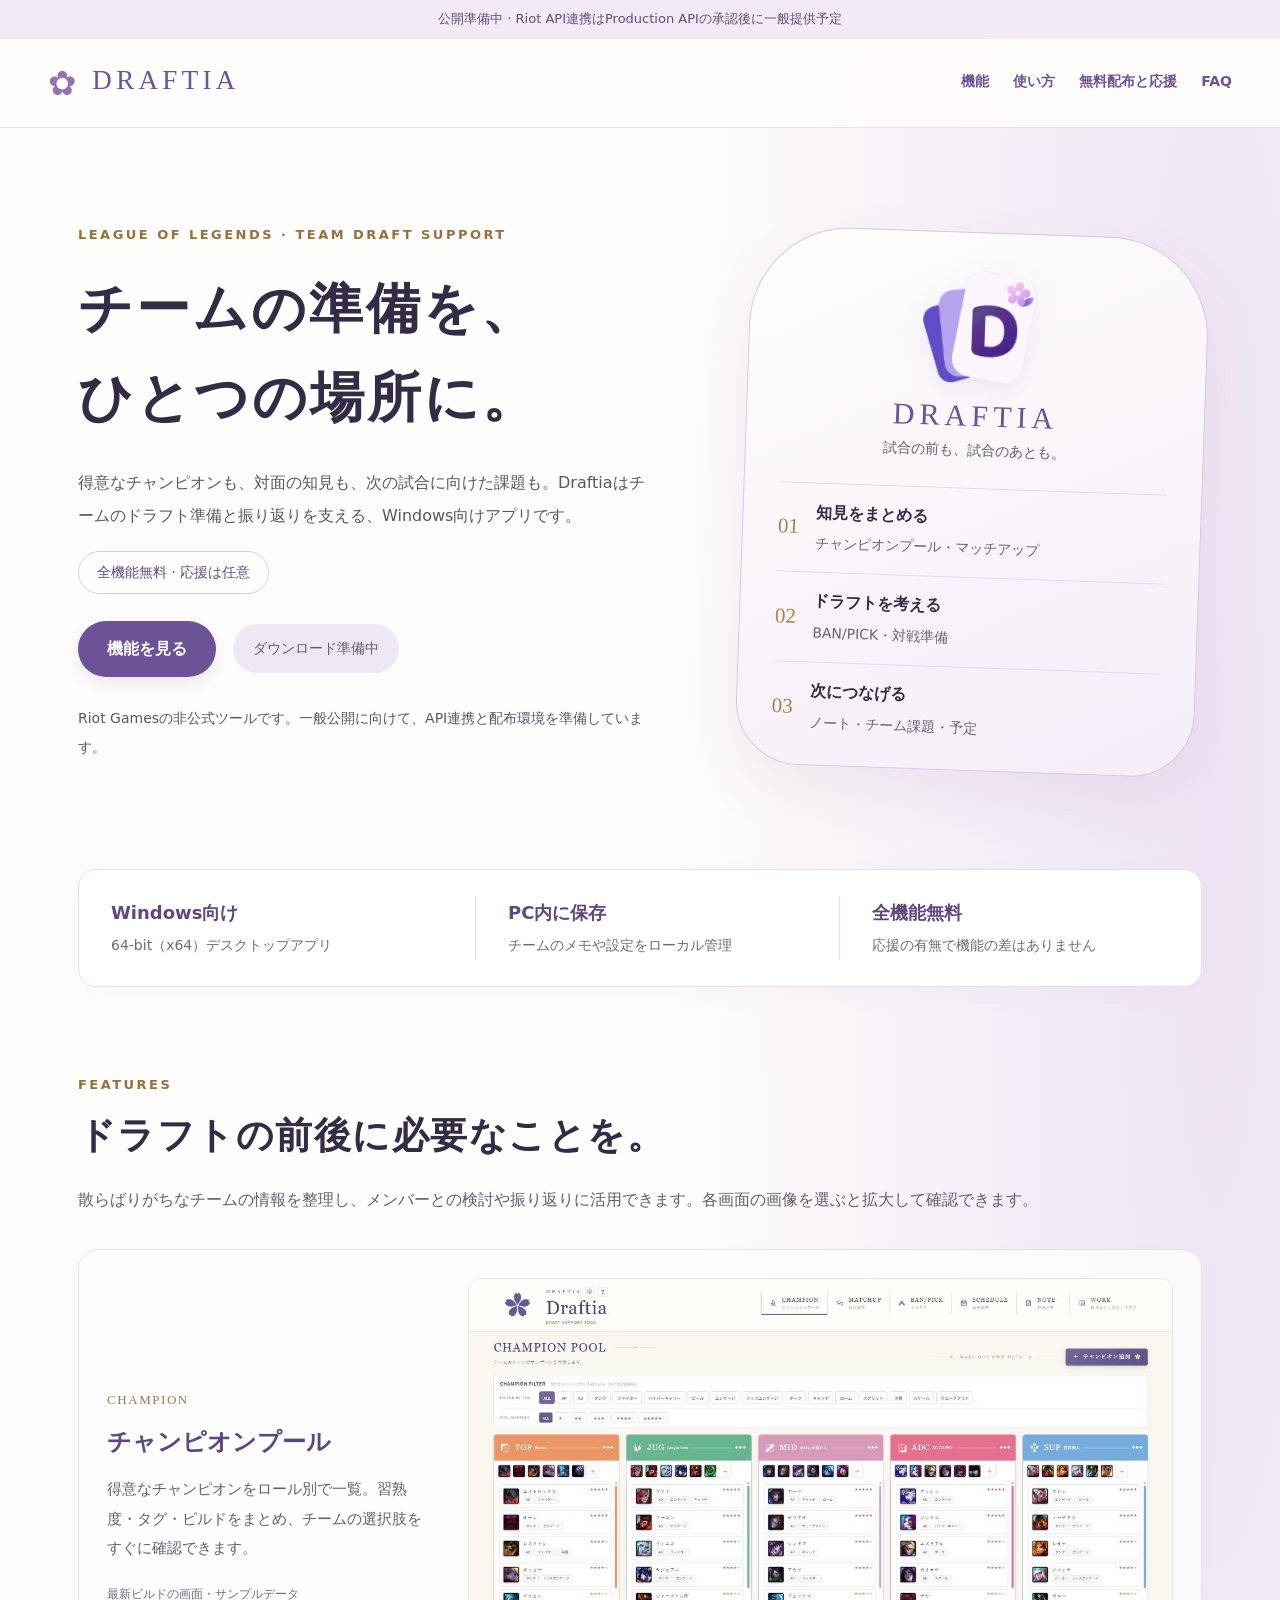
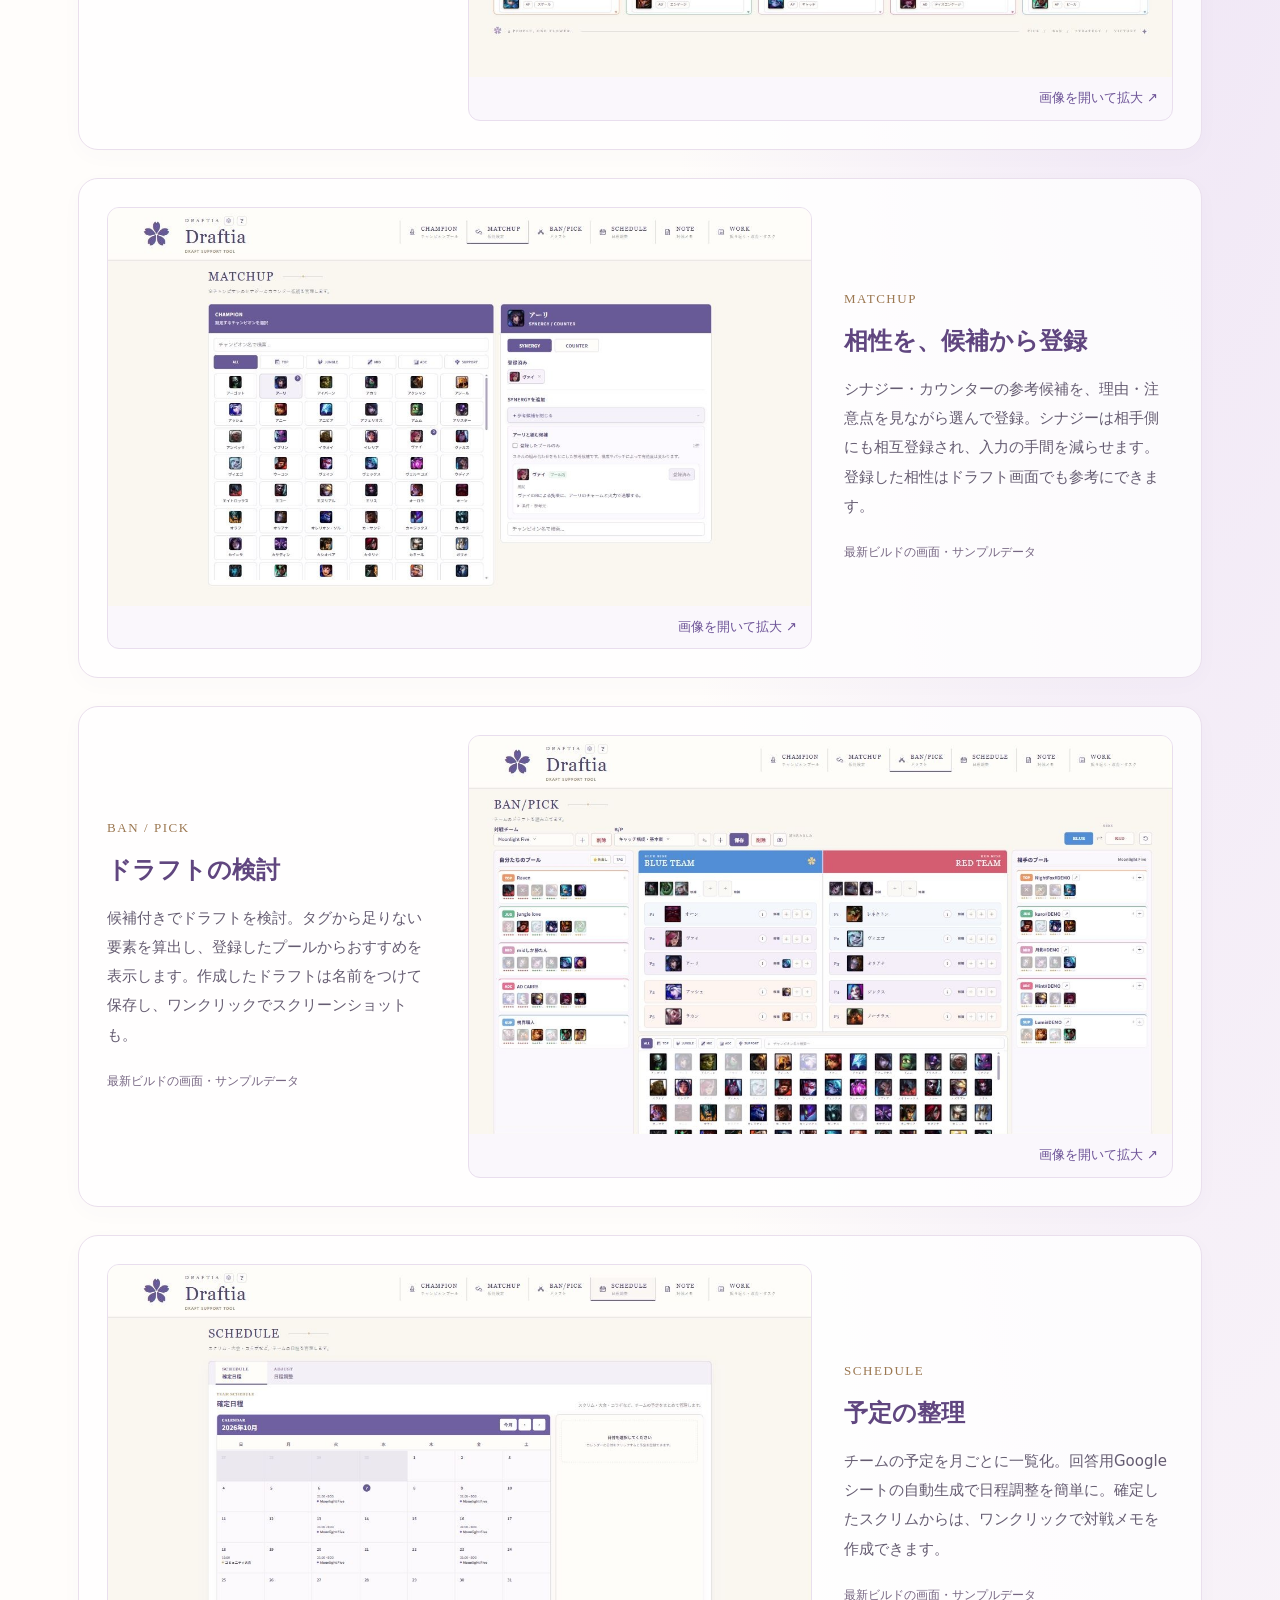
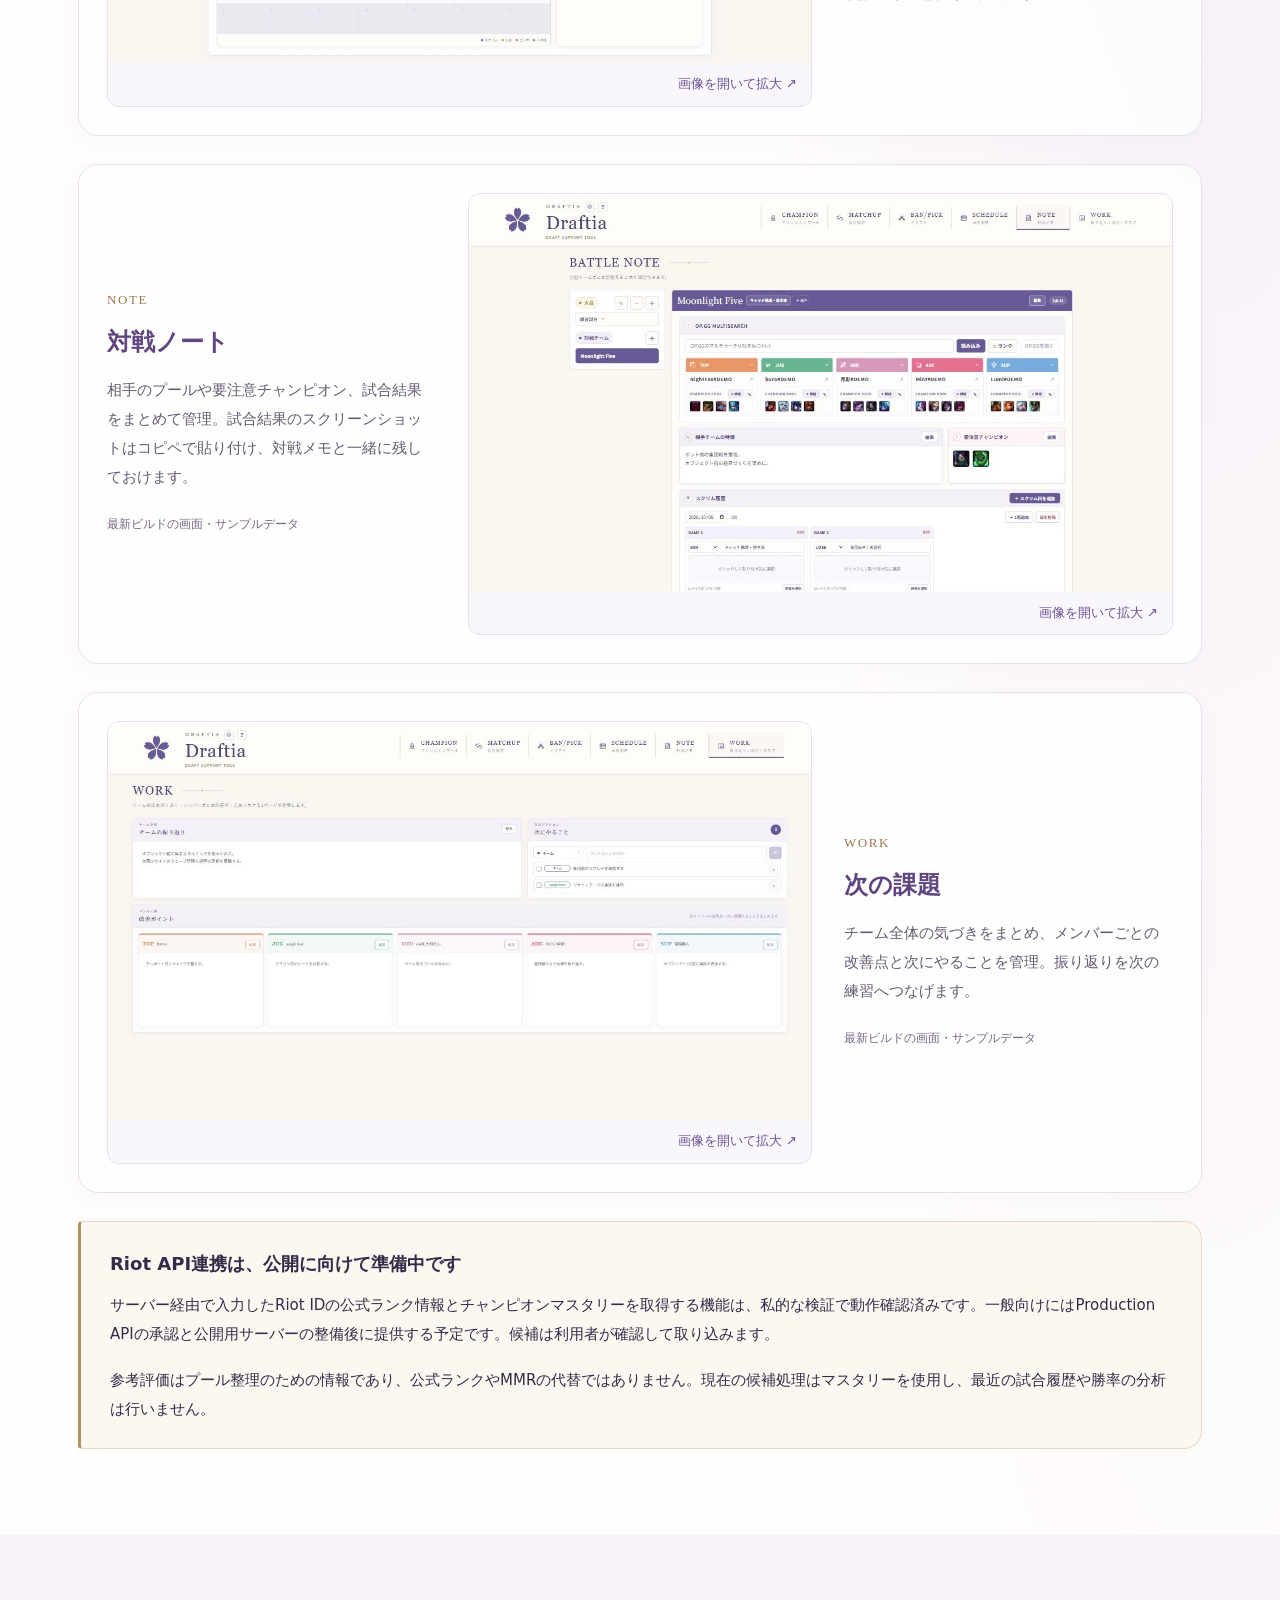
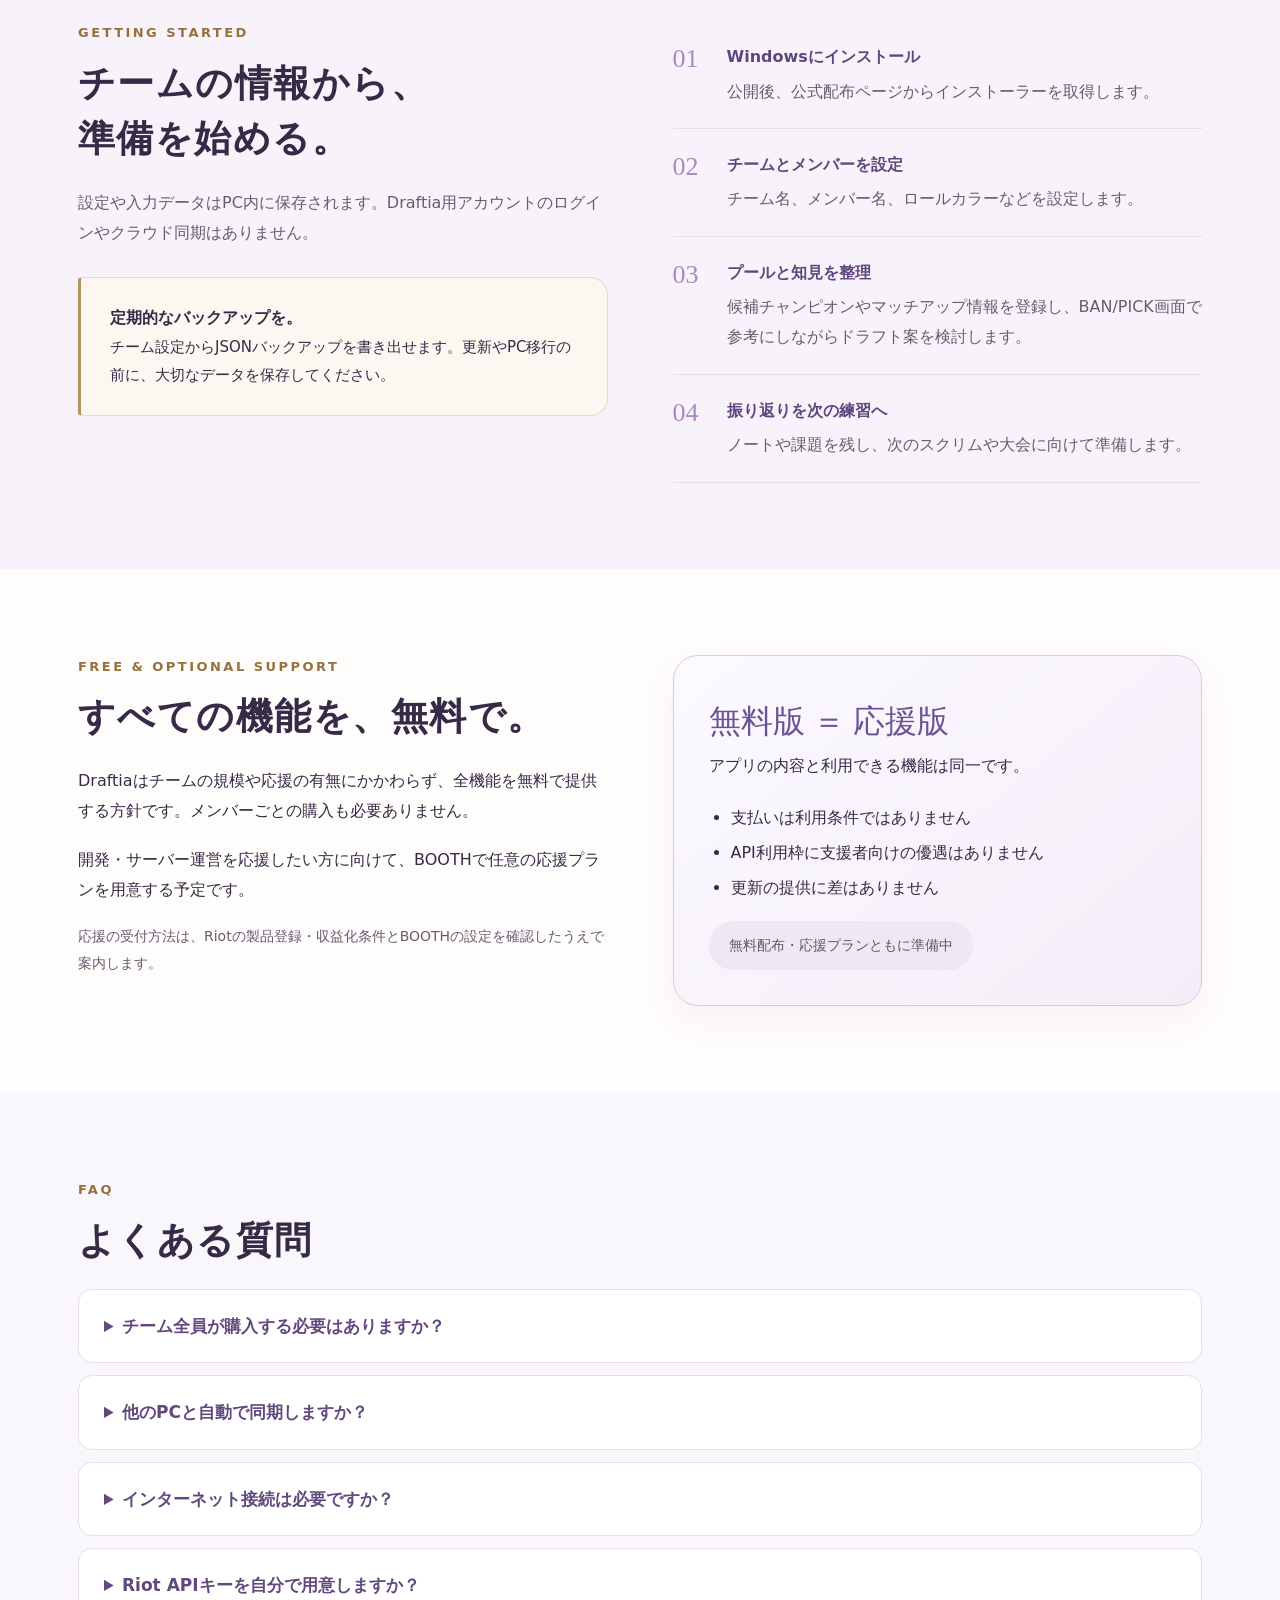
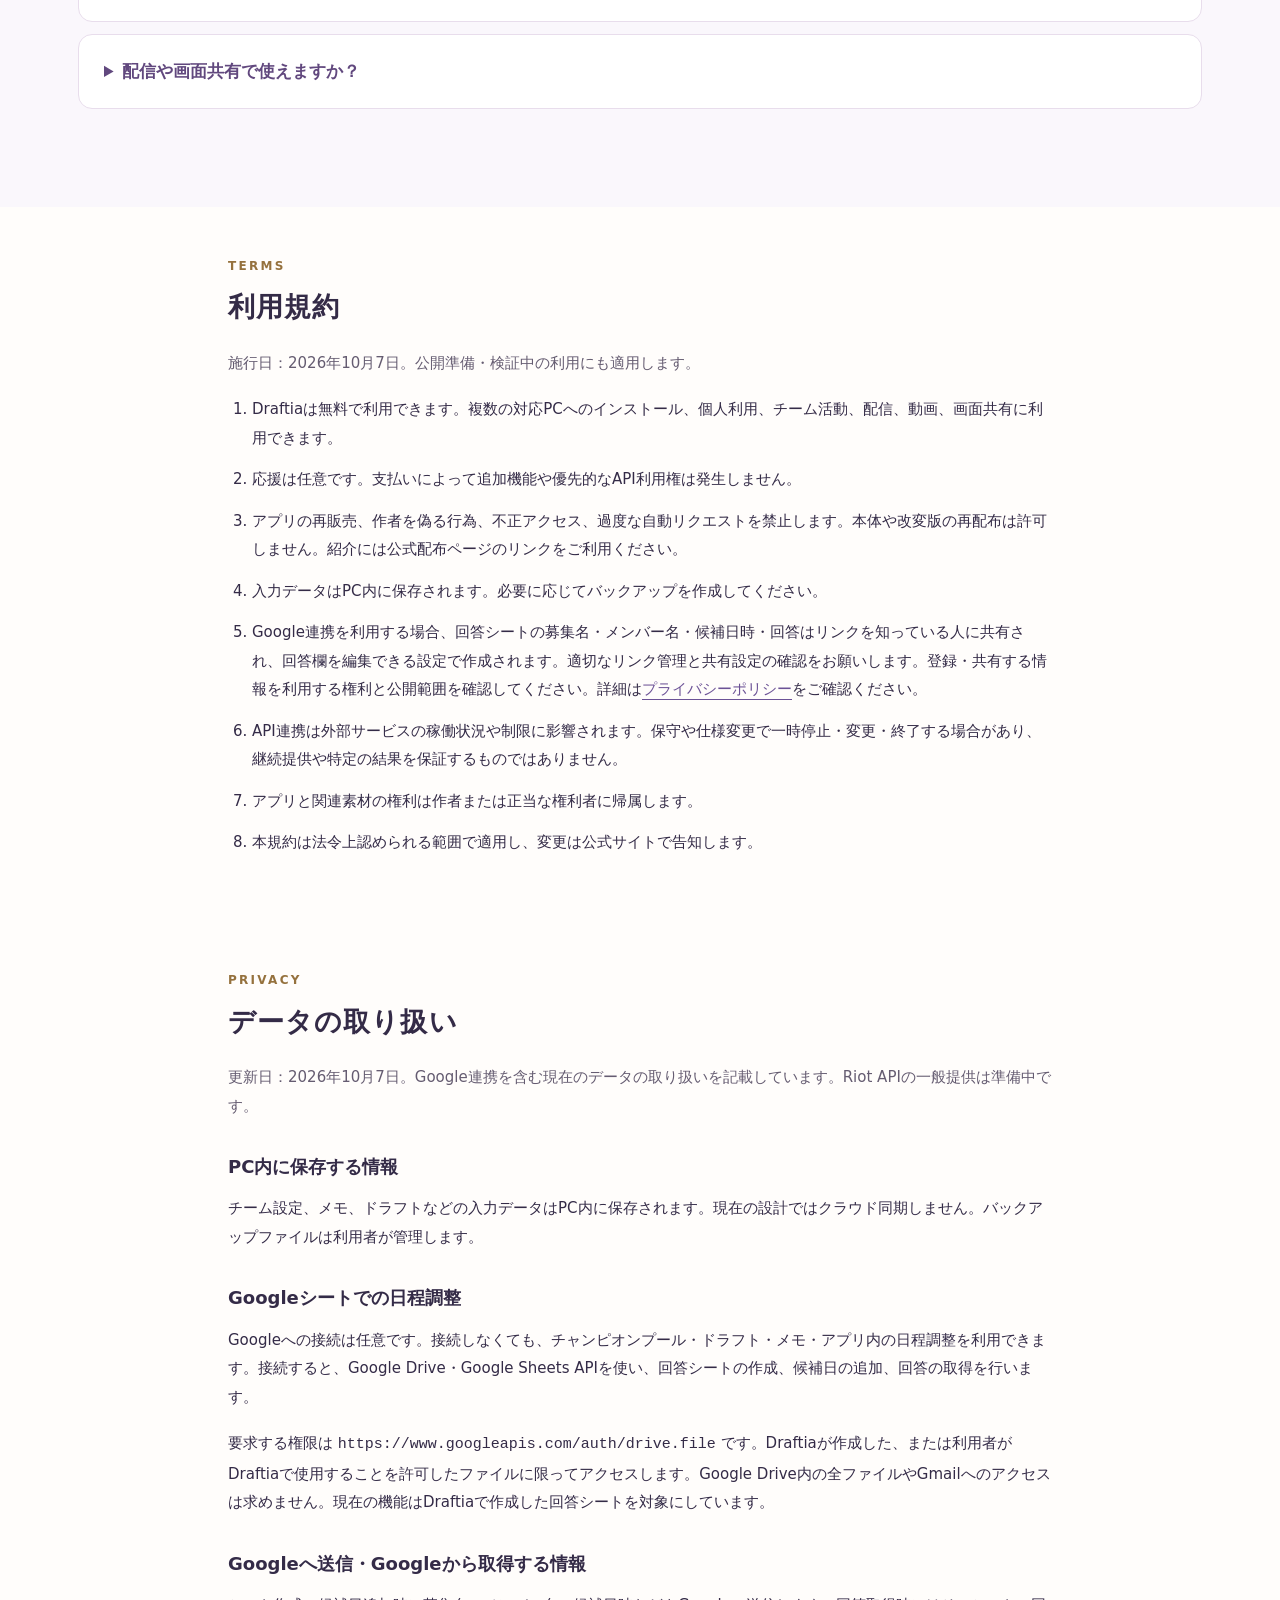
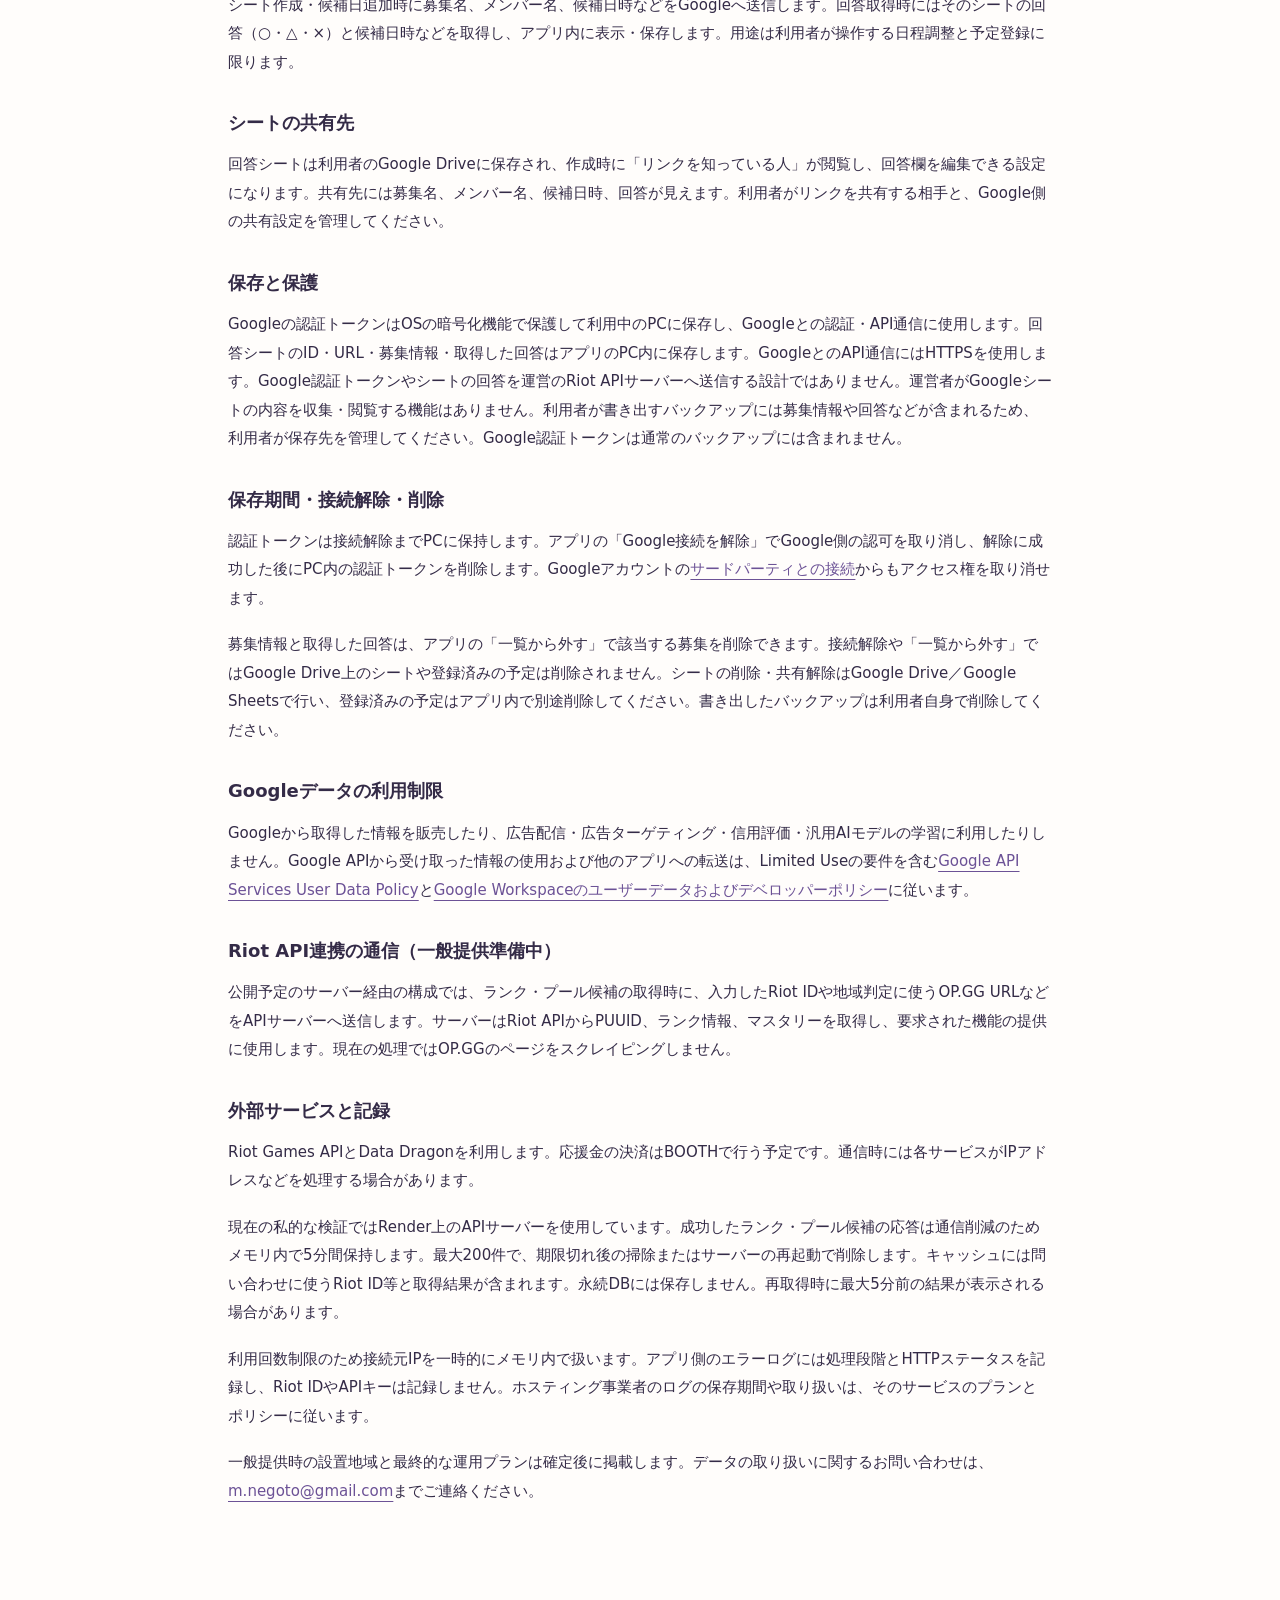
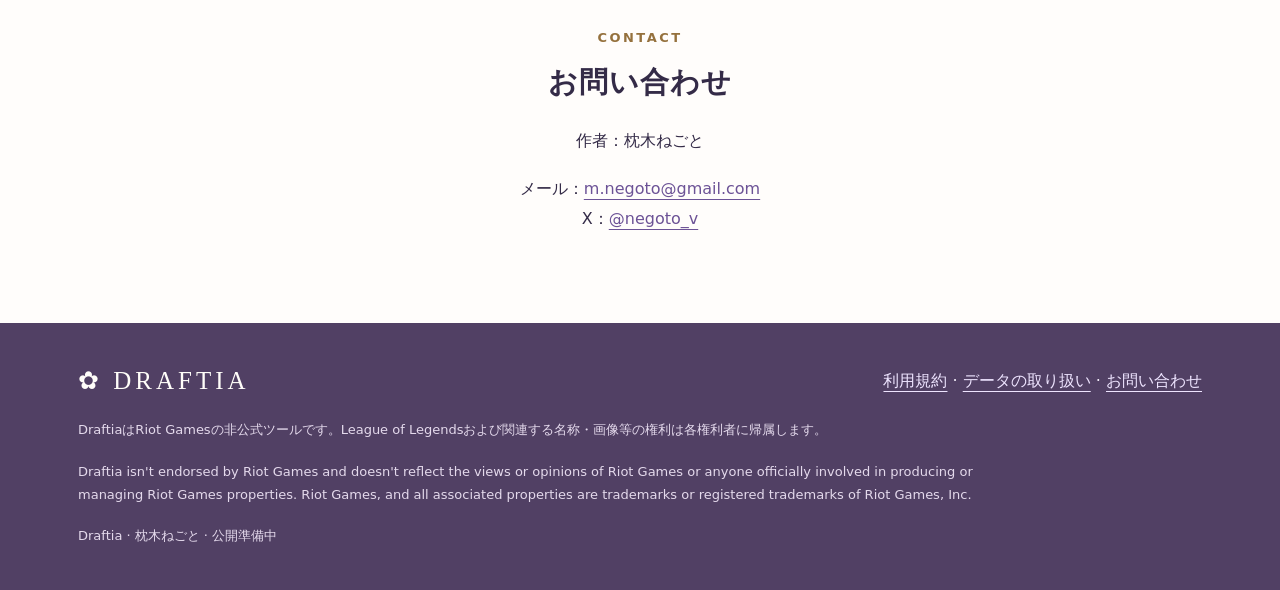
<file: index.html>
<!doctype html>
<html lang="ja">
<head>
<meta charset="utf-8"><meta name="viewport" content="width=device-width,initial-scale=1">
<title>Draftia｜チームのドラフト準備を、ひとつの場所に。</title>
<meta name="description" content="DraftiaはLeague of Legendsのチーム活動とドラフト準備を支えるWindows向け非公式アプリ。全機能無料、応援は任意。">
<link rel="icon" type="image/png" href="draftia-icon.png">
<link rel="canonical" href="https://draftia.negotool.com/">
<style>
:root{--paper:#fffdf9;--ink:#292437;--purple:#675b98;--gold:#a58442;--line:#ded8e8;--soft:#f3eef8}*{box-sizing:border-box}html{scroll-behavior:smooth;scroll-padding-top:100px}body{margin:0;background:var(--paper);color:var(--ink);font:16px/1.9 system-ui,-apple-system,"Yu Gothic",sans-serif}a{color:var(--purple);text-underline-offset:5px}a:focus-visible,summary:focus-visible{outline:3px solid var(--gold);outline-offset:5px}header{position:sticky;top:0;z-index:5;background:rgba(255,253,249,.97);border-bottom:1px solid var(--line)}.nav{max-width:1200px;margin:auto;min-height:84px;display:flex;align-items:center;justify-content:space-between;gap:24px;padding:14px 28px}.brand{font:600 27px Georgia,serif;letter-spacing:.12em;color:var(--purple);text-decoration:none}.brand span{font-size:34px;vertical-align:middle;margin-right:12px}nav{display:flex;gap:24px;flex-wrap:wrap}nav a{font-size:14px;text-decoration:none;font-weight:600}.wrap{max-width:1140px;margin:auto;padding:0 28px}.hero{padding:82px 0 64px;display:grid;grid-template-columns:1.2fr .8fr;gap:65px;align-items:center}.eyebrow{font-size:13px;letter-spacing:.16em;color:var(--gold);font-weight:700}.hero h1{font-size:clamp(34px,4.8vw,58px);line-height:1.5;letter-spacing:.02em;margin:18px 0 23px}.hero p{max-width:580px;color:#5b5368}.pill{display:inline-block;border:1px solid var(--line);border-radius:99px;padding:5px 14px;font-size:14px;background:#fff}.actions{display:flex;align-items:center;gap:17px;flex-wrap:wrap;margin:27px 0}.button{background:var(--purple);color:white;text-decoration:none;border-radius:6px;padding:12px 25px;font-weight:600}.status{display:inline-block;color:#62586e;background:var(--soft);padding:11px 20px;border:1px solid var(--line);border-radius:6px}.hero-note{font-size:14px}.index{border-top:3px solid var(--gold);background:var(--soft);padding:32px}.index .word{font:42px Georgia,serif;letter-spacing:.1em;color:var(--purple)}.index ol{list-style:none;padding:0;margin:25px 0 0}.index li{border-top:1px solid #d8cfe3;display:flex;gap:17px;padding:12px 0}.index b{color:var(--gold);font:18px Georgia,serif;padding-top:6px}.index strong{display:block;font-size:16px}.index small{font-size:14px;color:#665d72}.strip{background:var(--purple);color:white}.strip .wrap{display:grid;grid-template-columns:repeat(3,1fr);gap:25px;padding-top:26px;padding-bottom:26px}.strip strong{display:block;font-size:19px}.strip span{font-size:14px;color:#ede7f6}section{padding:76px 0;border-bottom:1px solid var(--line)}h2{font-size:clamp(27px,3vw,37px);line-height:1.5;margin:10px 0 21px}h3{font-size:20px;margin:0 0 10px}p{margin:0 0 18px}.intro{color:#655c71;max-width:740px}.features{display:grid;grid-template-columns:repeat(3,1fr);margin-top:35px;gap:30px}.feature{border-top:2px solid var(--line);padding:23px 0}.feature .label{font:14px Georgia,serif;color:var(--purple);letter-spacing:.12em}.feature h3{margin-top:12px}.feature p{color:#655c71}.split{display:grid;grid-template-columns:1fr 1fr;gap:60px}.steps{counter-reset:steps;list-style:none;padding:0;margin:0}.steps li{counter-increment:steps;padding:19px 0 19px 54px;position:relative;border-bottom:1px solid var(--line)}.steps li:before{content:counter(steps,decimal-leading-zero);position:absolute;left:0;color:var(--gold);font:26px Georgia,serif;top:23px}.steps strong{display:block}.steps p{margin:4px 0 0;color:#655c71}.notice{border-left:3px solid var(--gold);background:#f8f4ec;padding:23px 27px;margin-top:28px}.notice p:last-child{margin:0}.support{background:var(--soft)}.support-box{border:1px solid #cfc4df;background:var(--paper);padding:30px}.support-box ul{padding-left:22px}.support-box .price{font-size:32px;font-weight:700;color:var(--purple)}details{border-bottom:1px solid var(--line);padding:20px 0}summary{cursor:pointer;font-size:18px;font-weight:600}details p{padding-top:16px;max-width:800px;color:#655c71}.policy{max-width:840px}.policy h3{margin-top:30px}.policy ol,.policy ul{padding-left:24px}.policy li{margin-bottom:13px}.muted{color:#655c71;font-size:14px}footer{padding:40px 0;background:#292437;color:#f3edf9}footer a{color:#eee4ff}footer .foot-top{display:flex;justify-content:space-between;gap:20px;flex-wrap:wrap;margin-bottom:22px}footer .legal{max-width:900px;font-size:13px;line-height:1.8;color:#cfc5df}.bottom{font-size:13px;color:#cfc5df}.draft{font-size:14px;background:#f5eddd;border-bottom:1px solid #e4d1a9;padding:9px 28px;text-align:center;color:#685328}@media(max-width:800px){.nav{align-items:flex-start;gap:12px;flex-direction:column;padding:12px 22px}nav{gap:15px}.hero{grid-template-columns:1fr;gap:30px;padding:46px 0}.index{padding:25px}.features{grid-template-columns:repeat(2,1fr);gap:22px}.split{grid-template-columns:1fr;gap:27px}section{padding:49px 0}.strip .wrap{gap:15px}.strip strong{font-size:16px}}@media(max-width:480px){.wrap{padding:0 22px}.features{grid-template-columns:1fr;gap:8px}.strip .wrap{grid-template-columns:1fr;padding:23px 22px}.hero h1{font-size:34px}.support-box{padding:23px}nav a{font-size:14px}}@media(prefers-reduced-motion:reduce){html{scroll-behavior:auto}}

/* Draftia public-site visual revision */
:root{--paper:#fffdfb;--ink:#342b47;--purple:#6c5296;--gold:#95713d;--line:#e9deee;--soft:#f6f0fa}
body{background:radial-gradient(ellipse at 95% 8%,#eee4f5 0,transparent 32%),var(--paper);font-family:"Yu Gothic","Hiragino Kaku Gothic ProN",system-ui,sans-serif}
.draft{background:#f3eaf8;color:#604c7c;border:0;font-size:13px;padding:7px 22px}
header{background:#fffdfbe8;backdrop-filter:blur(16px);border-bottom:1px solid #eadff0}
.nav{max-width:1240px;min-height:88px}.brand{font-weight:400;letter-spacing:.16em}.brand span{color:#9472b0}
nav a{padding:6px 0;border-bottom:2px solid transparent;transition:border-color .2s}nav a:hover{border-color:#b499ce}
.wrap{max-width:1180px}
.hero{padding:95px 0 88px;gap:68px;grid-template-columns:1.13fr .87fr}
.hero h1{font-family:"Yu Mincho","Hiragino Mincho ProN",Georgia,serif;font-weight:600;font-size:clamp(36px,4.2vw,57px);line-height:1.65;letter-spacing:.055em}
.hero p{line-height:2.1}.eyebrow{font-size:13px;letter-spacing:.19em}.pill{border-color:#d9c9e5;color:#644b83;background:#fff9;padding:7px 18px}
.button{border-radius:999px;background:#6c5296;padding:13px 29px;box-shadow:0 7px 17px #76509920;transition:transform .2s,background .2s}.button:hover{transform:translateY(-2px);background:#584078}.status{border:0;background:#eee7f4;border-radius:999px;font-size:14px}.hero-note{font-size:14px}
.index{position:relative;border:1px solid #d9c6e5;border-radius:100px 100px 64px 64px;padding:38px 35px 27px;background:linear-gradient(155deg,#fffdfc,#f4edf8);box-shadow:0 25px 60px #60447914;transform:rotate(2deg)}
.index .word{text-align:center;font-size:30px;letter-spacing:.17em}.index>.muted{text-align:center;margin-top:4px}.brand-image{display:block;width:112px;height:112px;object-fit:contain;margin:0 auto 16px;filter:drop-shadow(0 8px 12px #5f3c8b18)}
.index ol{margin-top:24px}.index li{align-items:center;padding:14px 0;border-color:#e6d9ed}.index li:last-child{padding-bottom:0}.index b{font-size:21px;padding:0;color:#a7824b}.index small{color:#6b6175}
.strip{background:transparent;color:var(--ink);padding:0 28px}.strip .wrap{max-width:1124px;background:#fff;border:1px solid var(--line);border-radius:18px;box-shadow:0 8px 28px #62427508;padding:26px 32px;gap:34px}.strip .wrap>div+div{border-left:1px solid var(--line);padding-left:32px}.strip strong{font-size:18px;color:#61477f}.strip span{color:#72667d}
section{border-bottom:0;padding:86px 0}h2{font-family:"Yu Mincho","Hiragino Mincho ProN",Georgia,serif;font-weight:600;letter-spacing:.04em;font-size:clamp(28px,3vw,37px)}
.features{gap:20px;margin-top:34px}.feature{padding:26px 25px 22px;border:1px solid #eadfed;border-radius:20px;background:#ffffffc9;box-shadow:0 6px 22px #62427506;transition:transform .2s,box-shadow .2s}.feature:hover{transform:translateY(-4px);box-shadow:0 12px 28px #62427512}.feature .label{font-size:13px;color:#9b7750}.feature h3{font-size:19px;color:#60467f}.feature p{font-size:15px;margin-bottom:0;line-height:1.95}
.notice{border:1px solid #e6d9c5;border-left:3px solid #b39360;border-radius:4px 18px 18px 4px;background:#fcf8f1;padding:25px 29px}.notice h3{font-size:18px}.notice p{font-size:15px}
#guide{background:#f8f3fa}.split{gap:65px}.steps li{padding-top:21px;padding-bottom:21px}.steps li:before{color:#aa87bd}.steps strong{color:#60467f}
.support{background:transparent}.support-box{border:1px solid #d9c7e5;border-radius:25px;background:linear-gradient(140deg,#fcf9ff,#f4edf8);padding:35px;box-shadow:0 15px 35px #6b479410}.support-box .price{font-family:Georgia,"Yu Mincho",serif;font-size:32px;font-weight:500}.support-box ul{line-height:2.2}
#faq{background:#faf7fc}details{background:white;border:1px solid #e8ddec;border-radius:14px;padding:20px 25px;margin:12px 0}summary{font-size:17px;color:#61487e}details p{font-size:15px;margin-bottom:0}#faq details p{max-width:none;text-wrap:pretty}#features>.wrap>.intro{max-width:none;text-wrap:pretty}
#terms,#privacy{padding:48px 0}.policy{max-width:880px}.policy h2{font-size:27px}.policy h3{font-size:18px}.policy p,.policy li{font-size:15px}.policy .eyebrow{font-size:12px}#contact{text-align:center;padding:55px 0 70px}#contact h2{font-size:29px}
footer{background:#514064;padding:43px 0}.legal{color:#e4d9ec!important}.bottom{color:#e4d9ec}.foot-top .brand{font-size:25px}
@media(max-width:800px){.hero{grid-template-columns:1fr;gap:40px;padding:48px 0 55px}.index{max-width:460px;width:100%;justify-self:center;transform:none;border-radius:65px 65px 45px 45px}.brand-image{width:85px;height:85px}.hero h1{font-size:clamp(34px,6vw,46px)}.strip .wrap{padding:22px;gap:20px}.strip .wrap>div+div{padding-left:20px}.features{grid-template-columns:repeat(2,1fr)}section{padding:56px 0}.split{gap:30px}}
@media(max-width:480px){.nav{min-height:0}.hero h1{font-size:34px;letter-spacing:.02em}.hero{padding-top:38px}.index{padding:30px 25px 25px}.features{grid-template-columns:1fr;gap:14px}.strip{padding:0 22px}.strip .wrap{grid-template-columns:1fr;gap:18px}.strip .wrap>div+div{padding:15px 0 0;border-left:0;border-top:1px solid var(--line)}.feature{padding:24px}.support-box{padding:26px}.support-box .price{font-size:28px}details{padding:18px 20px}.notice{padding:22px}.draft{font-size:12px}.hero h1 br{display:none}}
@media(prefers-reduced-motion:reduce){.feature,.button,nav a{transition:none}.feature:hover,.button:hover{transform:none}}

.screens{display:grid;grid-template-columns:repeat(2,minmax(0,1fr));gap:24px}.screens figure{margin:0;border:1px solid var(--line);border-radius:18px;background:white;overflow:hidden}.screens img{display:block;width:100%;height:auto}.screens figcaption{padding:14px 20px;color:var(--purple);font-weight:600}@media(max-width:800px){.screens{grid-template-columns:1fr}}

.features{display:flex;flex-direction:column;gap:28px}.feature-row{display:grid;grid-template-columns:minmax(0,.7fr) minmax(0,1.5fr);gap:32px;align-items:center;padding:28px}.feature-row:hover{transform:none}.feature-copy h3{font-size:24px}.feature-shot{display:block;text-decoration:none;min-width:0;border:1px solid var(--line);border-radius:12px;overflow:hidden;background:#faf7fc}.feature-shot img{display:block;width:100%;height:auto}.feature-shot span{display:block;padding:9px 14px;text-align:right;font-size:13px}.feature-copy .shot-note{font-size:12px;color:#776783;margin-top:20px}@media(min-width:1000px){.feature-row:nth-child(even){grid-template-columns:minmax(0,1.5fr) minmax(0,.7fr)}.feature-row:nth-child(even) .feature-copy{order:2}.feature-row:nth-child(even) .feature-shot{order:1}}@media(max-width:800px){.feature-row{grid-template-columns:1fr;gap:20px;padding:22px}.feature-copy h3{font-size:21px}}
</style>
</head>
<body>
<div class="draft">公開準備中 · Riot API連携はProduction APIの承認後に一般提供予定</div>
<header><div class="nav"><a class="brand" href="#top"><span aria-hidden="true">✿</span>DRAFTIA</a><nav aria-label="メインナビゲーション"><a href="#features">機能</a><a href="#guide">使い方</a><a href="#support">無料配布と応援</a><a href="#faq">FAQ</a></nav></div></header>
<main id="top">
<div class="wrap"><div class="hero"><div><div class="eyebrow">LEAGUE OF LEGENDS · TEAM DRAFT SUPPORT</div><h1>チームの準備を、<br>ひとつの場所に。</h1><p>得意なチャンピオンも、対面の知見も、次の試合に向けた課題も。Draftiaはチームのドラフト準備と振り返りを支える、Windows向けアプリです。</p><span class="pill">全機能無料 · 応援は任意</span><div class="actions"><a class="button" href="#features">機能を見る</a><span class="status">ダウンロード準備中</span></div><p class="hero-note">Riot Gamesの非公式ツールです。一般公開に向けて、API連携と配布環境を準備しています。</p></div><aside class="index" aria-label="Draftiaが支えるチーム活動"><img class="brand-image" src="draftia-icon.png" alt="Draftiaのアイコン"><div class="word">DRAFTIA</div><div class="muted">試合の前も、試合のあとも。</div><ol><li><b>01</b><div><strong>知見をまとめる</strong><small>チャンピオンプール・マッチアップ</small></div></li><li><b>02</b><div><strong>ドラフトを考える</strong><small>BAN/PICK・対戦準備</small></div></li><li><b>03</b><div><strong>次につなげる</strong><small>ノート・チーム課題・予定</small></div></li></ol></aside></div></div>
<div class="strip"><div class="wrap"><div><strong>Windows向け</strong><span>64-bit（x64）デスクトップアプリ</span></div><div><strong>PC内に保存</strong><span>チームのメモや設定をローカル管理</span></div><div><strong>全機能無料</strong><span>応援の有無で機能の差はありません</span></div></div></div>
<section id="features"><div class="wrap"><div class="eyebrow">FEATURES</div><h2>ドラフトの前後に必要なことを。</h2><p class="intro">散らばりがちなチームの情報を整理し、メンバーとの検討や振り返りに活用できます。各画面の画像を選ぶと拡大して確認できます。</p><div class="features">
<article class="feature feature-row"><div class="feature-copy"><div class="label">CHAMPION</div><h3>チャンピオンプール</h3><p>得意なチャンピオンをロール別で一覧。習熟度・タグ・ビルドをまとめ、チームの選択肢をすぐに確認できます。</p><p class="shot-note">最新ビルドの画面・サンプルデータ</p></div><a class="feature-shot" href="assets/champion-pool.jpg" target="_blank" rel="noopener" aria-label="チャンピオンプールの画面を拡大"><img src="assets/champion-pool.jpg" alt="Draftiaのチャンピオンプール画面" loading="lazy"><span>画像を開いて拡大 ↗</span></a></article>
<article class="feature feature-row"><div class="feature-copy"><div class="label">MATCHUP</div><h3>相性を、候補から登録</h3><p>シナジー・カウンターの参考候補を、理由・注意点を見ながら選んで登録。シナジーは相手側にも相互登録され、入力の手間を減らせます。登録した相性はドラフト画面でも参考にできます。</p><p class="shot-note">最新ビルドの画面・サンプルデータ</p></div><a class="feature-shot" href="assets/matchup.jpg" target="_blank" rel="noopener" aria-label="対面の知見の画面を拡大"><img src="assets/matchup.jpg" alt="Draftiaの対面の知見画面" loading="lazy"><span>画像を開いて拡大 ↗</span></a></article>
<article class="feature feature-row"><div class="feature-copy"><div class="label">BAN / PICK</div><h3>ドラフトの検討</h3><p>候補付きでドラフトを検討。タグから足りない要素を算出し、登録したプールからおすすめを表示します。作成したドラフトは名前をつけて保存し、ワンクリックでスクリーンショットも。</p><p class="shot-note">最新ビルドの画面・サンプルデータ</p></div><a class="feature-shot" href="assets/ban-pick.jpg" target="_blank" rel="noopener" aria-label="ドラフトの検討の画面を拡大"><img src="assets/ban-pick.jpg" alt="Draftiaのドラフトの検討画面" loading="lazy"><span>画像を開いて拡大 ↗</span></a></article>
<article class="feature feature-row"><div class="feature-copy"><div class="label">SCHEDULE</div><h3>予定の整理</h3><p>チームの予定を月ごとに一覧化。回答用Googleシートの自動生成で日程調整を簡単に。確定したスクリムからは、ワンクリックで対戦メモを作成できます。</p><p class="shot-note">最新ビルドの画面・サンプルデータ</p></div><a class="feature-shot" href="assets/schedule.jpg" target="_blank" rel="noopener" aria-label="予定の整理の画面を拡大"><img src="assets/schedule.jpg" alt="Draftiaの予定の整理画面" loading="lazy"><span>画像を開いて拡大 ↗</span></a></article>
<article class="feature feature-row"><div class="feature-copy"><div class="label">NOTE</div><h3>対戦ノート</h3><p>相手のプールや要注意チャンピオン、試合結果をまとめて管理。試合結果のスクリーンショットはコピペで貼り付け、対戦メモと一緒に残しておけます。</p><p class="shot-note">最新ビルドの画面・サンプルデータ</p></div><a class="feature-shot" href="assets/battle-note.jpg" target="_blank" rel="noopener" aria-label="対戦ノートの画面を拡大"><img src="assets/battle-note.jpg" alt="Draftiaの対戦ノート画面" loading="lazy"><span>画像を開いて拡大 ↗</span></a></article>
<article class="feature feature-row"><div class="feature-copy"><div class="label">WORK</div><h3>次の課題</h3><p>チーム全体の気づきをまとめ、メンバーごとの改善点と次にやることを管理。振り返りを次の練習へつなげます。</p><p class="shot-note">最新ビルドの画面・サンプルデータ</p></div><a class="feature-shot" href="assets/work.jpg" target="_blank" rel="noopener" aria-label="次の課題の画面を拡大"><img src="assets/work.jpg" alt="Draftiaの次の課題画面" loading="lazy"><span>画像を開いて拡大 ↗</span></a></article></div>
<div class="notice"><h3>Riot API連携は、公開に向けて準備中です</h3><p>サーバー経由で入力したRiot IDの公式ランク情報とチャンピオンマスタリーを取得する機能は、私的な検証で動作確認済みです。一般向けにはProduction APIの承認と公開用サーバーの整備後に提供する予定です。候補は利用者が確認して取り込みます。</p><p>参考評価はプール整理のための情報であり、公式ランクやMMRの代替ではありません。現在の候補処理はマスタリーを使用し、最近の試合履歴や勝率の分析は行いません。</p></div></div></section>
<section id="guide"><div class="wrap split"><div><div class="eyebrow">GETTING STARTED</div><h2>チームの情報から、<br>準備を始める。</h2><p class="intro">設定や入力データはPC内に保存されます。Draftia用アカウントのログインやクラウド同期はありません。</p><div class="notice"><strong>定期的なバックアップを。</strong><p>チーム設定からJSONバックアップを書き出せます。更新やPC移行の前に、大切なデータを保存してください。</p></div></div><ol class="steps"><li><strong>Windowsにインストール</strong><p>公開後、公式配布ページからインストーラーを取得します。</p></li><li><strong>チームとメンバーを設定</strong><p>チーム名、メンバー名、ロールカラーなどを設定します。</p></li><li><strong>プールと知見を整理</strong><p>候補チャンピオンやマッチアップ情報を登録し、BAN/PICK画面で参考にしながらドラフト案を検討します。</p></li><li><strong>振り返りを次の練習へ</strong><p>ノートや課題を残し、次のスクリムや大会に向けて準備します。</p></li></ol></div></section>
<section id="support" class="support"><div class="wrap split"><div><div class="eyebrow">FREE & OPTIONAL SUPPORT</div><h2>すべての機能を、無料で。</h2><p>Draftiaはチームの規模や応援の有無にかかわらず、全機能を無料で提供する方針です。メンバーごとの購入も必要ありません。</p><p>開発・サーバー運営を応援したい方に向けて、BOOTHで任意の応援プランを用意する予定です。</p><p class="muted">応援の受付方法は、Riotの製品登録・収益化条件とBOOTHの設定を確認したうえで案内します。</p></div><div class="support-box"><div class="price">無料版 ＝ 応援版</div><p>アプリの内容と利用できる機能は同一です。</p><ul><li>支払いは利用条件ではありません</li><li>API利用枠に支援者向けの優遇はありません</li><li>更新の提供に差はありません</li></ul><span class="status">無料配布・応援プランともに準備中</span></div></div></section>
<section id="faq"><div class="wrap"><div class="eyebrow">FAQ</div><h2>よくある質問</h2><details><summary>チーム全員が購入する必要はありますか？</summary><p>購入は必要ありません。公開後、各メンバーが公式配布ページから無料で取得できます。</p></details><details><summary>他のPCと自動で同期しますか？</summary><p>自動同期はありません。PC間の移行にはチーム設定のバックアップ・復元を利用してください。</p></details><details><summary>インターネット接続は必要ですか？</summary><p>Riot API連携やチャンピオンデータの取得にはインターネット接続が必要です。チームの入力データはPC内に保存されます。</p></details><details><summary>Riot APIキーを自分で用意しますか？</summary><p>一般公開予定の構成では必要ありません。キーは運営側サーバーで管理し、配布アプリに含めない構成を準備しています。</p></details><details><summary>配信や画面共有で使えますか？</summary><p>利用できます。Riot IDやチーム内の非公開情報が映り込まないようご確認ください。</p></details></div></section>
<section id="terms"><div class="wrap policy"><div class="eyebrow">TERMS</div><h2>利用規約</h2><p class="muted">施行日：2026年10月7日。公開準備・検証中の利用にも適用します。</p><ol><li>Draftiaは無料で利用できます。複数の対応PCへのインストール、個人利用、チーム活動、配信、動画、画面共有に利用できます。</li><li>応援は任意です。支払いによって追加機能や優先的なAPI利用権は発生しません。</li><li>アプリの再販売、作者を偽る行為、不正アクセス、過度な自動リクエストを禁止します。本体や改変版の再配布は許可しません。紹介には公式配布ページのリンクをご利用ください。</li><li>入力データはPC内に保存されます。必要に応じてバックアップを作成してください。</li><li>Google連携を利用する場合、回答シートの募集名・メンバー名・候補日時・回答はリンクを知っている人に共有され、回答欄を編集できる設定で作成されます。適切なリンク管理と共有設定の確認をお願いします。登録・共有する情報を利用する権利と公開範囲を確認してください。詳細は<a href="privacy.html">プライバシーポリシー</a>をご確認ください。</li><li>API連携は外部サービスの稼働状況や制限に影響されます。保守や仕様変更で一時停止・変更・終了する場合があり、継続提供や特定の結果を保証するものではありません。</li><li>アプリと関連素材の権利は作者または正当な権利者に帰属します。</li><li>本規約は法令上認められる範囲で適用し、変更は公式サイトで告知します。</li></ol></div></section>
<section id="privacy"><div class="wrap policy"><div class="eyebrow">PRIVACY</div><h2>データの取り扱い</h2><p class="muted">更新日：2026年10月7日。Google連携を含む現在のデータの取り扱いを記載しています。Riot APIの一般提供は準備中です。</p><h3>PC内に保存する情報</h3><p>チーム設定、メモ、ドラフトなどの入力データはPC内に保存されます。現在の設計ではクラウド同期しません。バックアップファイルは利用者が管理します。</p><h3>Googleシートでの日程調整</h3><p>Googleへの接続は任意です。接続しなくても、チャンピオンプール・ドラフト・メモ・アプリ内の日程調整を利用できます。接続すると、Google Drive・Google Sheets APIを使い、回答シートの作成、候補日の追加、回答の取得を行います。</p><p>要求する権限は <code>https://www.googleapis.com/auth/drive.file</code> です。Draftiaが作成した、または利用者がDraftiaで使用することを許可したファイルに限ってアクセスします。Google Drive内の全ファイルやGmailへのアクセスは求めません。現在の機能はDraftiaで作成した回答シートを対象にしています。</p><h3>Googleへ送信・Googleから取得する情報</h3><p>シート作成・候補日追加時に募集名、メンバー名、候補日時などをGoogleへ送信します。回答取得時にはそのシートの回答（○・△・×）と候補日時などを取得し、アプリ内に表示・保存します。用途は利用者が操作する日程調整と予定登録に限ります。</p><h3>シートの共有先</h3><p>回答シートは利用者のGoogle Driveに保存され、作成時に「リンクを知っている人」が閲覧し、回答欄を編集できる設定になります。共有先には募集名、メンバー名、候補日時、回答が見えます。利用者がリンクを共有する相手と、Google側の共有設定を管理してください。</p><h3>保存と保護</h3><p>Googleの認証トークンはOSの暗号化機能で保護して利用中のPCに保存し、Googleとの認証・API通信に使用します。回答シートのID・URL・募集情報・取得した回答はアプリのPC内に保存します。GoogleとのAPI通信にはHTTPSを使用します。Google認証トークンやシートの回答を運営のRiot APIサーバーへ送信する設計ではありません。運営者がGoogleシートの内容を収集・閲覧する機能はありません。利用者が書き出すバックアップには募集情報や回答などが含まれるため、利用者が保存先を管理してください。Google認証トークンは通常のバックアップには含まれません。</p><h3>保存期間・接続解除・削除</h3><p>認証トークンは接続解除までPCに保持します。アプリの「Google接続を解除」でGoogle側の認可を取り消し、解除に成功した後にPC内の認証トークンを削除します。Googleアカウントの<a href="https://myaccount.google.com/connections">サードパーティとの接続</a>からもアクセス権を取り消せます。</p><p>募集情報と取得した回答は、アプリの「一覧から外す」で該当する募集を削除できます。接続解除や「一覧から外す」ではGoogle Drive上のシートや登録済みの予定は削除されません。シートの削除・共有解除はGoogle Drive／Google Sheetsで行い、登録済みの予定はアプリ内で別途削除してください。書き出したバックアップは利用者自身で削除してください。</p><h3>Googleデータの利用制限</h3><p>Googleから取得した情報を販売したり、広告配信・広告ターゲティング・信用評価・汎用AIモデルの学習に利用したりしません。Google APIから受け取った情報の使用および他のアプリへの転送は、Limited Useの要件を含む<a href="https://developers.google.com/terms/api-services-user-data-policy">Google API Services User Data Policy</a>と<a href="https://developers.google.com/workspace/workspace-api-user-data-developer-policy">Google Workspaceのユーザーデータおよびデベロッパーポリシー</a>に従います。</p><h3>Riot API連携の通信（一般提供準備中）</h3><p>公開予定のサーバー経由の構成では、ランク・プール候補の取得時に、入力したRiot IDや地域判定に使うOP.GG URLなどをAPIサーバーへ送信します。サーバーはRiot APIからPUUID、ランク情報、マスタリーを取得し、要求された機能の提供に使用します。現在の処理ではOP.GGのページをスクレイピングしません。</p><h3>外部サービスと記録</h3><p>Riot Games APIとData Dragonを利用します。応援金の決済はBOOTHで行う予定です。通信時には各サービスがIPアドレスなどを処理する場合があります。</p><p>現在の私的な検証ではRender上のAPIサーバーを使用しています。成功したランク・プール候補の応答は通信削減のためメモリ内で5分間保持します。最大200件で、期限切れ後の掃除またはサーバーの再起動で削除します。キャッシュには問い合わせに使うRiot ID等と取得結果が含まれます。永続DBには保存しません。再取得時に最大5分前の結果が表示される場合があります。</p><p>利用回数制限のため接続元IPを一時的にメモリ内で扱います。アプリ側のエラーログには処理段階とHTTPステータスを記録し、Riot IDやAPIキーは記録しません。ホスティング事業者のログの保存期間や取り扱いは、そのサービスのプランとポリシーに従います。</p><p>一般提供時の設置地域と最終的な運用プランは確定後に掲載します。データの取り扱いに関するお問い合わせは、<a href="mailto:m.negoto@gmail.com">m.negoto@gmail.com</a>までご連絡ください。</p></div></section>
<section id="contact"><div class="wrap"><div class="eyebrow">CONTACT</div><h2>お問い合わせ</h2><p>作者：枕木ねごと</p><p>メール：<a href="mailto:m.negoto@gmail.com">m.negoto@gmail.com</a><br>X：<a href="https://x.com/negoto_v" target="_blank" rel="noopener">@negoto_v</a></p></div></section>
</main><footer><div class="wrap"><div class="foot-top"><span class="brand" style="color:#fffdf9">✿ DRAFTIA</span><div><a href="#terms">利用規約</a> · <a href="#privacy">データの取り扱い</a> · <a href="#contact">お問い合わせ</a></div></div><p class="legal">DraftiaはRiot Gamesの非公式ツールです。League of Legendsおよび関連する名称・画像等の権利は各権利者に帰属します。</p><p class="legal">Draftia isn't endorsed by Riot Games and doesn't reflect the views or opinions of Riot Games or anyone officially involved in producing or managing Riot Games properties. Riot Games, and all associated properties are trademarks or registered trademarks of Riot Games, Inc.</p><div class="bottom">Draftia · 枕木ねごと · 公開準備中</div></div></footer>
</body></html>
</file>
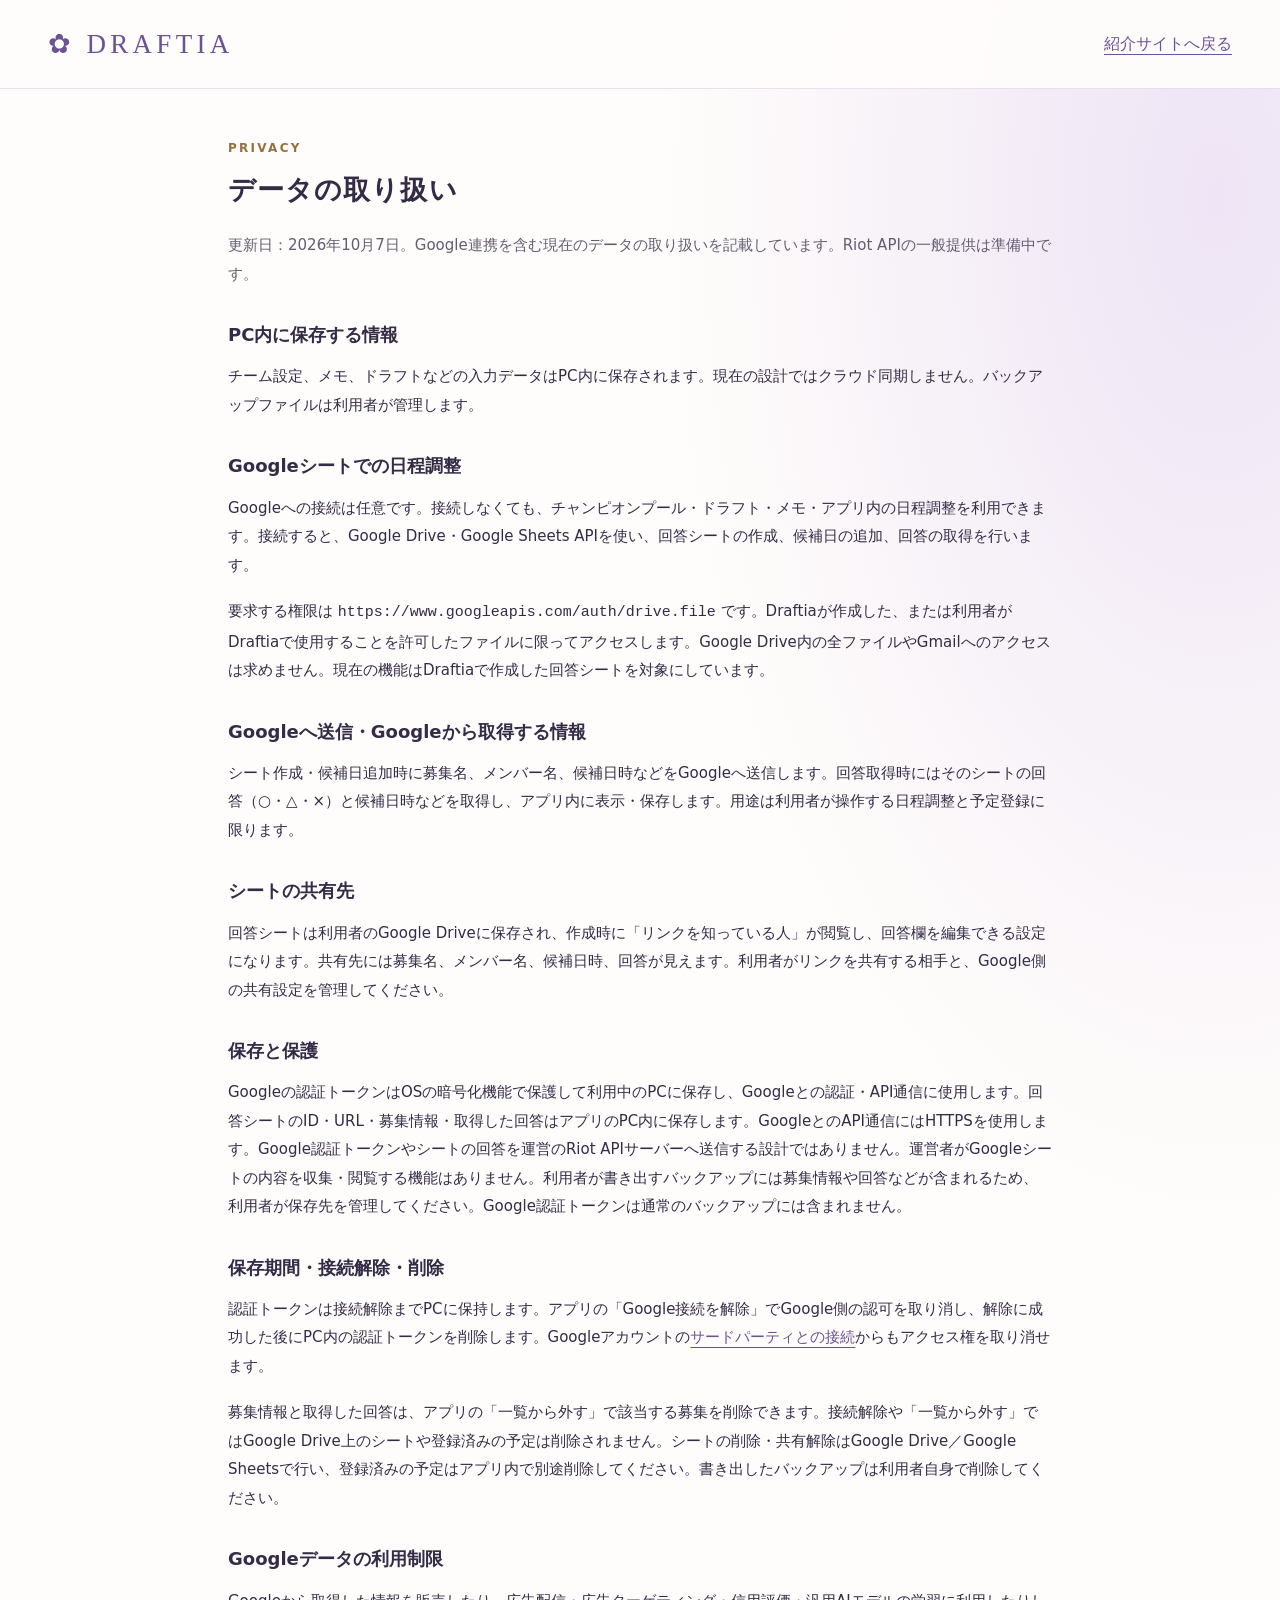
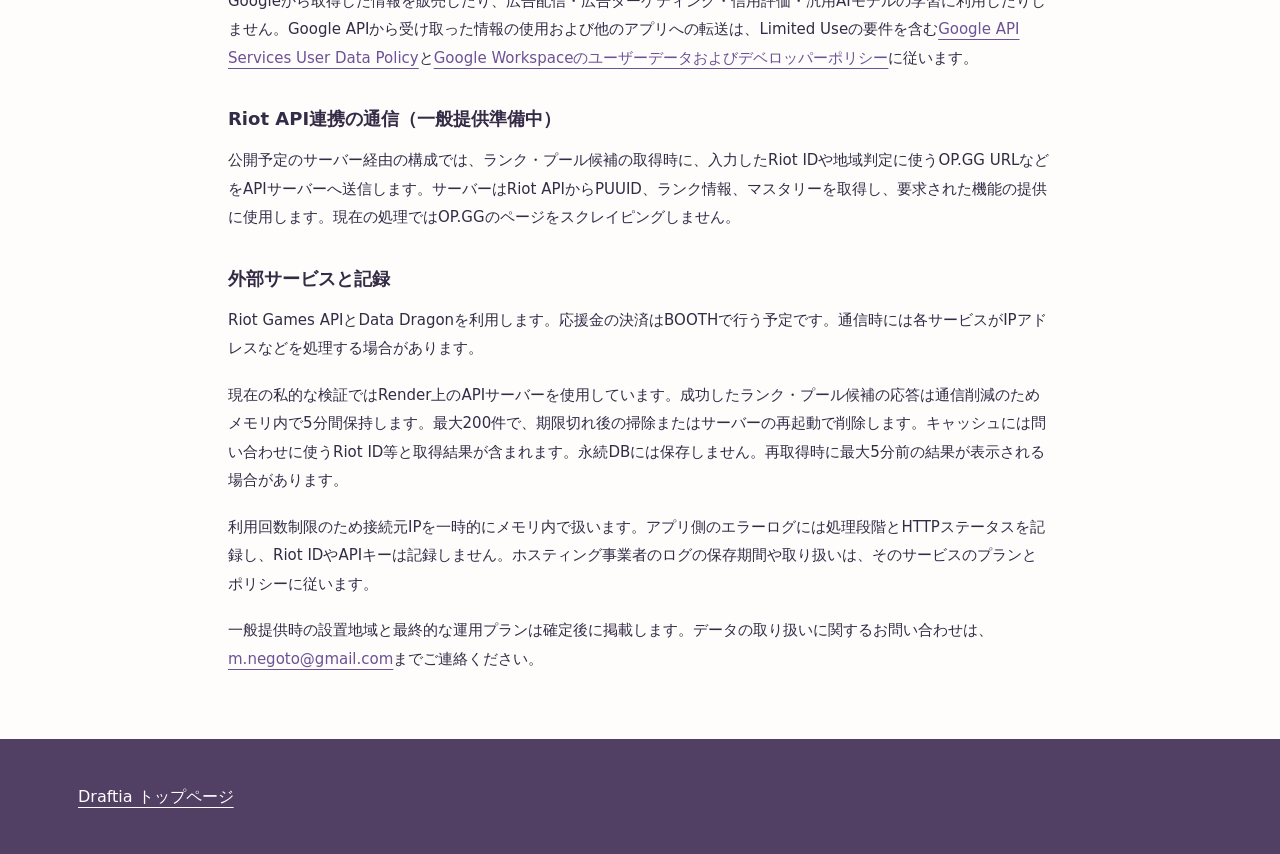
<file: privacy.html>
<!doctype html><html lang="ja"><head><meta charset="utf-8"><meta name="viewport" content="width=device-width,initial-scale=1"><title>プライバシーポリシー｜Draftia</title><link rel="icon" href="draftia-icon.png"><style>
:root{--paper:#fffdf9;--ink:#292437;--purple:#675b98;--gold:#a58442;--line:#ded8e8;--soft:#f3eef8}*{box-sizing:border-box}html{scroll-behavior:smooth;scroll-padding-top:100px}body{margin:0;background:var(--paper);color:var(--ink);font:16px/1.9 system-ui,-apple-system,"Yu Gothic",sans-serif}a{color:var(--purple);text-underline-offset:5px}a:focus-visible,summary:focus-visible{outline:3px solid var(--gold);outline-offset:5px}header{position:sticky;top:0;z-index:5;background:rgba(255,253,249,.97);border-bottom:1px solid var(--line)}.nav{max-width:1200px;margin:auto;min-height:84px;display:flex;align-items:center;justify-content:space-between;gap:24px;padding:14px 28px}.brand{font:600 27px Georgia,serif;letter-spacing:.12em;color:var(--purple);text-decoration:none}.brand span{font-size:34px;vertical-align:middle;margin-right:12px}nav{display:flex;gap:24px;flex-wrap:wrap}nav a{font-size:14px;text-decoration:none;font-weight:600}.wrap{max-width:1140px;margin:auto;padding:0 28px}.hero{padding:82px 0 64px;display:grid;grid-template-columns:1.2fr .8fr;gap:65px;align-items:center}.eyebrow{font-size:13px;letter-spacing:.16em;color:var(--gold);font-weight:700}.hero h1{font-size:clamp(34px,4.8vw,58px);line-height:1.5;letter-spacing:.02em;margin:18px 0 23px}.hero p{max-width:580px;color:#5b5368}.pill{display:inline-block;border:1px solid var(--line);border-radius:99px;padding:5px 14px;font-size:14px;background:#fff}.actions{display:flex;align-items:center;gap:17px;flex-wrap:wrap;margin:27px 0}.button{background:var(--purple);color:white;text-decoration:none;border-radius:6px;padding:12px 25px;font-weight:600}.status{display:inline-block;color:#62586e;background:var(--soft);padding:11px 20px;border:1px solid var(--line);border-radius:6px}.hero-note{font-size:14px}.index{border-top:3px solid var(--gold);background:var(--soft);padding:32px}.index .word{font:42px Georgia,serif;letter-spacing:.1em;color:var(--purple)}.index ol{list-style:none;padding:0;margin:25px 0 0}.index li{border-top:1px solid #d8cfe3;display:flex;gap:17px;padding:12px 0}.index b{color:var(--gold);font:18px Georgia,serif;padding-top:6px}.index strong{display:block;font-size:16px}.index small{font-size:14px;color:#665d72}.strip{background:var(--purple);color:white}.strip .wrap{display:grid;grid-template-columns:repeat(3,1fr);gap:25px;padding-top:26px;padding-bottom:26px}.strip strong{display:block;font-size:19px}.strip span{font-size:14px;color:#ede7f6}section{padding:76px 0;border-bottom:1px solid var(--line)}h2{font-size:clamp(27px,3vw,37px);line-height:1.5;margin:10px 0 21px}h3{font-size:20px;margin:0 0 10px}p{margin:0 0 18px}.intro{color:#655c71;max-width:740px}.features{display:grid;grid-template-columns:repeat(3,1fr);margin-top:35px;gap:30px}.feature{border-top:2px solid var(--line);padding:23px 0}.feature .label{font:14px Georgia,serif;color:var(--purple);letter-spacing:.12em}.feature h3{margin-top:12px}.feature p{color:#655c71}.split{display:grid;grid-template-columns:1fr 1fr;gap:60px}.steps{counter-reset:steps;list-style:none;padding:0;margin:0}.steps li{counter-increment:steps;padding:19px 0 19px 54px;position:relative;border-bottom:1px solid var(--line)}.steps li:before{content:counter(steps,decimal-leading-zero);position:absolute;left:0;color:var(--gold);font:26px Georgia,serif;top:23px}.steps strong{display:block}.steps p{margin:4px 0 0;color:#655c71}.notice{border-left:3px solid var(--gold);background:#f8f4ec;padding:23px 27px;margin-top:28px}.notice p:last-child{margin:0}.support{background:var(--soft)}.support-box{border:1px solid #cfc4df;background:var(--paper);padding:30px}.support-box ul{padding-left:22px}.support-box .price{font-size:32px;font-weight:700;color:var(--purple)}details{border-bottom:1px solid var(--line);padding:20px 0}summary{cursor:pointer;font-size:18px;font-weight:600}details p{padding-top:16px;max-width:800px;color:#655c71}.policy{max-width:840px}.policy h3{margin-top:30px}.policy ol,.policy ul{padding-left:24px}.policy li{margin-bottom:13px}.muted{color:#655c71;font-size:14px}footer{padding:40px 0;background:#292437;color:#f3edf9}footer a{color:#eee4ff}footer .foot-top{display:flex;justify-content:space-between;gap:20px;flex-wrap:wrap;margin-bottom:22px}footer .legal{max-width:900px;font-size:13px;line-height:1.8;color:#cfc5df}.bottom{font-size:13px;color:#cfc5df}.draft{font-size:14px;background:#f5eddd;border-bottom:1px solid #e4d1a9;padding:9px 28px;text-align:center;color:#685328}@media(max-width:800px){.nav{align-items:flex-start;gap:12px;flex-direction:column;padding:12px 22px}nav{gap:15px}.hero{grid-template-columns:1fr;gap:30px;padding:46px 0}.index{padding:25px}.features{grid-template-columns:repeat(2,1fr);gap:22px}.split{grid-template-columns:1fr;gap:27px}section{padding:49px 0}.strip .wrap{gap:15px}.strip strong{font-size:16px}}@media(max-width:480px){.wrap{padding:0 22px}.features{grid-template-columns:1fr;gap:8px}.strip .wrap{grid-template-columns:1fr;padding:23px 22px}.hero h1{font-size:34px}.support-box{padding:23px}nav a{font-size:14px}}@media(prefers-reduced-motion:reduce){html{scroll-behavior:auto}}

/* Draftia public-site visual revision */
:root{--paper:#fffdfb;--ink:#342b47;--purple:#6c5296;--gold:#95713d;--line:#e9deee;--soft:#f6f0fa}
body{background:radial-gradient(ellipse at 95% 8%,#eee4f5 0,transparent 32%),var(--paper);font-family:"Yu Gothic","Hiragino Kaku Gothic ProN",system-ui,sans-serif}
.draft{background:#f3eaf8;color:#604c7c;border:0;font-size:13px;padding:7px 22px}
header{background:#fffdfbe8;backdrop-filter:blur(16px);border-bottom:1px solid #eadff0}
.nav{max-width:1240px;min-height:88px}.brand{font-weight:400;letter-spacing:.16em}.brand span{color:#9472b0}
nav a{padding:6px 0;border-bottom:2px solid transparent;transition:border-color .2s}nav a:hover{border-color:#b499ce}
.wrap{max-width:1180px}
.hero{padding:95px 0 88px;gap:68px;grid-template-columns:1.13fr .87fr}
.hero h1{font-family:"Yu Mincho","Hiragino Mincho ProN",Georgia,serif;font-weight:600;font-size:clamp(36px,4.2vw,57px);line-height:1.65;letter-spacing:.055em}
.hero p{line-height:2.1}.eyebrow{font-size:13px;letter-spacing:.19em}.pill{border-color:#d9c9e5;color:#644b83;background:#fff9;padding:7px 18px}
.button{border-radius:999px;background:#6c5296;padding:13px 29px;box-shadow:0 7px 17px #76509920;transition:transform .2s,background .2s}.button:hover{transform:translateY(-2px);background:#584078}.status{border:0;background:#eee7f4;border-radius:999px;font-size:14px}.hero-note{font-size:14px}
.index{position:relative;border:1px solid #d9c6e5;border-radius:100px 100px 24px 24px;padding:38px 35px 27px;background:linear-gradient(155deg,#fffdfc,#f4edf8);box-shadow:0 25px 60px #60447914;transform:rotate(2deg)}
.index .word{text-align:center;font-size:30px;letter-spacing:.17em}.index>.muted{text-align:center;margin-top:4px}.brand-image{display:block;width:112px;height:112px;object-fit:contain;margin:0 auto 16px;filter:drop-shadow(0 8px 12px #5f3c8b18)}
.index ol{margin-top:24px}.index li{align-items:center;padding:14px 0;border-color:#e6d9ed}.index li:last-child{padding-bottom:0}.index b{font-size:21px;padding:0;color:#a7824b}.index small{color:#6b6175}
.strip{background:transparent;color:var(--ink);padding:0 28px}.strip .wrap{max-width:1124px;background:#fff;border:1px solid var(--line);border-radius:18px;box-shadow:0 8px 28px #62427508;padding:26px 32px;gap:34px}.strip .wrap>div+div{border-left:1px solid var(--line);padding-left:32px}.strip strong{font-size:18px;color:#61477f}.strip span{color:#72667d}
section{border-bottom:0;padding:86px 0}h2{font-family:"Yu Mincho","Hiragino Mincho ProN",Georgia,serif;font-weight:600;letter-spacing:.04em;font-size:clamp(28px,3vw,37px)}
.features{gap:20px;margin-top:34px}.feature{padding:26px 25px 22px;border:1px solid #eadfed;border-radius:20px;background:#ffffffc9;box-shadow:0 6px 22px #62427506;transition:transform .2s,box-shadow .2s}.feature:hover{transform:translateY(-4px);box-shadow:0 12px 28px #62427512}.feature .label{font-size:13px;color:#9b7750}.feature h3{font-size:19px;color:#60467f}.feature p{font-size:15px;margin-bottom:0;line-height:1.95}
.notice{border:1px solid #e6d9c5;border-left:3px solid #b39360;border-radius:4px 18px 18px 4px;background:#fcf8f1;padding:25px 29px}.notice h3{font-size:18px}.notice p{font-size:15px}
#guide{background:#f8f3fa}.split{gap:65px}.steps li{padding-top:21px;padding-bottom:21px}.steps li:before{color:#aa87bd}.steps strong{color:#60467f}
.support{background:transparent}.support-box{border:1px solid #d9c7e5;border-radius:25px;background:linear-gradient(140deg,#fcf9ff,#f4edf8);padding:35px;box-shadow:0 15px 35px #6b479410}.support-box .price{font-family:Georgia,"Yu Mincho",serif;font-size:32px;font-weight:500}.support-box ul{line-height:2.2}
#faq{background:#faf7fc}details{background:white;border:1px solid #e8ddec;border-radius:14px;padding:20px 25px;margin:12px 0}summary{font-size:17px;color:#61487e}details p{font-size:15px;margin-bottom:0}
#terms,#privacy{padding:48px 0}.policy{max-width:880px}.policy h2{font-size:27px}.policy h3{font-size:18px}.policy p,.policy li{font-size:15px}.policy .eyebrow{font-size:12px}#contact{text-align:center;padding:55px 0 70px}#contact h2{font-size:29px}
footer{background:#514064;padding:43px 0}.legal{color:#e4d9ec!important}.bottom{color:#e4d9ec}.foot-top .brand{font-size:25px}
@media(max-width:800px){.hero{grid-template-columns:1fr;gap:40px;padding:48px 0 55px}.index{max-width:460px;width:100%;justify-self:center;transform:none;border-radius:65px 65px 22px 22px}.brand-image{width:85px;height:85px}.hero h1{font-size:clamp(34px,6vw,46px)}.strip .wrap{padding:22px;gap:20px}.strip .wrap>div+div{padding-left:20px}.features{grid-template-columns:repeat(2,1fr)}section{padding:56px 0}.split{gap:30px}}
@media(max-width:480px){.nav{min-height:0}.hero h1{font-size:34px;letter-spacing:.02em}.hero{padding-top:38px}.index{padding:30px 25px 25px}.features{grid-template-columns:1fr;gap:14px}.strip{padding:0 22px}.strip .wrap{grid-template-columns:1fr;gap:18px}.strip .wrap>div+div{padding:15px 0 0;border-left:0;border-top:1px solid var(--line)}.feature{padding:24px}.support-box{padding:26px}.support-box .price{font-size:28px}details{padding:18px 20px}.notice{padding:22px}.draft{font-size:12px}.hero h1 br{display:none}}
@media(prefers-reduced-motion:reduce){.feature,.button,nav a{transition:none}.feature:hover,.button:hover{transform:none}}

.screens{display:grid;grid-template-columns:repeat(2,minmax(0,1fr));gap:24px}.screens figure{margin:0;border:1px solid var(--line);border-radius:18px;background:white;overflow:hidden}.screens img{display:block;width:100%;height:auto}.screens figcaption{padding:14px 20px;color:var(--purple);font-weight:600}@media(max-width:800px){.screens{grid-template-columns:1fr}}
</style></head><body><header><div class="nav"><a class="brand" href="index.html">✿ DRAFTIA</a><a href="index.html">紹介サイトへ戻る</a></div></header><main><section id="privacy"><div class="wrap policy"><div class="eyebrow">PRIVACY</div><h2>データの取り扱い</h2><p class="muted">更新日：2026年10月7日。Google連携を含む現在のデータの取り扱いを記載しています。Riot APIの一般提供は準備中です。</p><h3>PC内に保存する情報</h3><p>チーム設定、メモ、ドラフトなどの入力データはPC内に保存されます。現在の設計ではクラウド同期しません。バックアップファイルは利用者が管理します。</p><h3>Googleシートでの日程調整</h3><p>Googleへの接続は任意です。接続しなくても、チャンピオンプール・ドラフト・メモ・アプリ内の日程調整を利用できます。接続すると、Google Drive・Google Sheets APIを使い、回答シートの作成、候補日の追加、回答の取得を行います。</p><p>要求する権限は <code>https://www.googleapis.com/auth/drive.file</code> です。Draftiaが作成した、または利用者がDraftiaで使用することを許可したファイルに限ってアクセスします。Google Drive内の全ファイルやGmailへのアクセスは求めません。現在の機能はDraftiaで作成した回答シートを対象にしています。</p><h3>Googleへ送信・Googleから取得する情報</h3><p>シート作成・候補日追加時に募集名、メンバー名、候補日時などをGoogleへ送信します。回答取得時にはそのシートの回答（○・△・×）と候補日時などを取得し、アプリ内に表示・保存します。用途は利用者が操作する日程調整と予定登録に限ります。</p><h3>シートの共有先</h3><p>回答シートは利用者のGoogle Driveに保存され、作成時に「リンクを知っている人」が閲覧し、回答欄を編集できる設定になります。共有先には募集名、メンバー名、候補日時、回答が見えます。利用者がリンクを共有する相手と、Google側の共有設定を管理してください。</p><h3>保存と保護</h3><p>Googleの認証トークンはOSの暗号化機能で保護して利用中のPCに保存し、Googleとの認証・API通信に使用します。回答シートのID・URL・募集情報・取得した回答はアプリのPC内に保存します。GoogleとのAPI通信にはHTTPSを使用します。Google認証トークンやシートの回答を運営のRiot APIサーバーへ送信する設計ではありません。運営者がGoogleシートの内容を収集・閲覧する機能はありません。利用者が書き出すバックアップには募集情報や回答などが含まれるため、利用者が保存先を管理してください。Google認証トークンは通常のバックアップには含まれません。</p><h3>保存期間・接続解除・削除</h3><p>認証トークンは接続解除までPCに保持します。アプリの「Google接続を解除」でGoogle側の認可を取り消し、解除に成功した後にPC内の認証トークンを削除します。Googleアカウントの<a href="https://myaccount.google.com/connections">サードパーティとの接続</a>からもアクセス権を取り消せます。</p><p>募集情報と取得した回答は、アプリの「一覧から外す」で該当する募集を削除できます。接続解除や「一覧から外す」ではGoogle Drive上のシートや登録済みの予定は削除されません。シートの削除・共有解除はGoogle Drive／Google Sheetsで行い、登録済みの予定はアプリ内で別途削除してください。書き出したバックアップは利用者自身で削除してください。</p><h3>Googleデータの利用制限</h3><p>Googleから取得した情報を販売したり、広告配信・広告ターゲティング・信用評価・汎用AIモデルの学習に利用したりしません。Google APIから受け取った情報の使用および他のアプリへの転送は、Limited Useの要件を含む<a href="https://developers.google.com/terms/api-services-user-data-policy">Google API Services User Data Policy</a>と<a href="https://developers.google.com/workspace/workspace-api-user-data-developer-policy">Google Workspaceのユーザーデータおよびデベロッパーポリシー</a>に従います。</p><h3>Riot API連携の通信（一般提供準備中）</h3><p>公開予定のサーバー経由の構成では、ランク・プール候補の取得時に、入力したRiot IDや地域判定に使うOP.GG URLなどをAPIサーバーへ送信します。サーバーはRiot APIからPUUID、ランク情報、マスタリーを取得し、要求された機能の提供に使用します。現在の処理ではOP.GGのページをスクレイピングしません。</p><h3>外部サービスと記録</h3><p>Riot Games APIとData Dragonを利用します。応援金の決済はBOOTHで行う予定です。通信時には各サービスがIPアドレスなどを処理する場合があります。</p><p>現在の私的な検証ではRender上のAPIサーバーを使用しています。成功したランク・プール候補の応答は通信削減のためメモリ内で5分間保持します。最大200件で、期限切れ後の掃除またはサーバーの再起動で削除します。キャッシュには問い合わせに使うRiot ID等と取得結果が含まれます。永続DBには保存しません。再取得時に最大5分前の結果が表示される場合があります。</p><p>利用回数制限のため接続元IPを一時的にメモリ内で扱います。アプリ側のエラーログには処理段階とHTTPステータスを記録し、Riot IDやAPIキーは記録しません。ホスティング事業者のログの保存期間や取り扱いは、そのサービスのプランとポリシーに従います。</p><p>一般提供時の設置地域と最終的な運用プランは確定後に掲載します。データの取り扱いに関するお問い合わせは、<a href="mailto:m.negoto@gmail.com">m.negoto@gmail.com</a>までご連絡ください。</p></div></section></main><footer><div class="wrap"><a href="index.html" style="color:white">Draftia トップページ</a></div></footer></body></html>
</file>
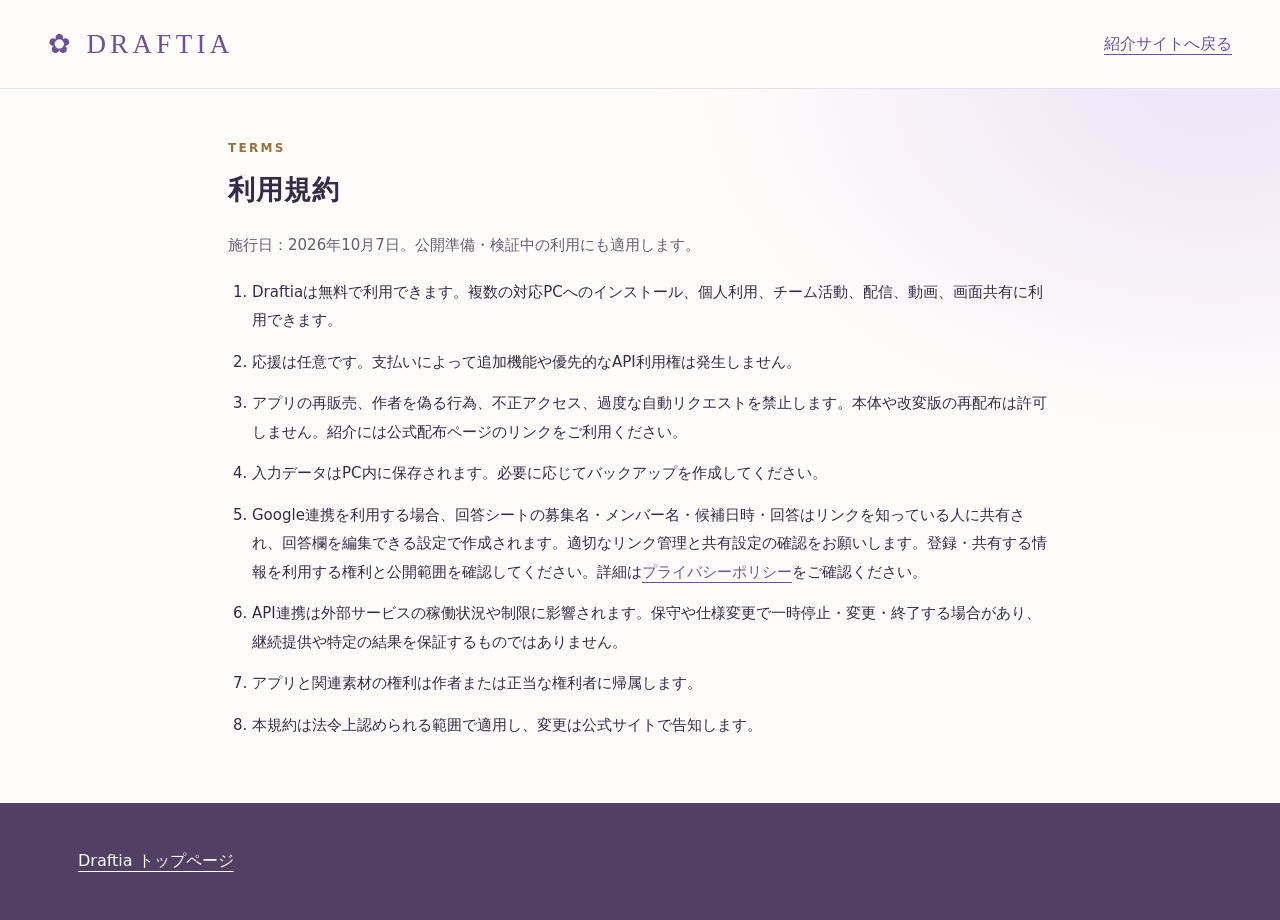
<file: terms.html>
<!doctype html><html lang="ja"><head><meta charset="utf-8"><meta name="viewport" content="width=device-width,initial-scale=1"><title>利用規約｜Draftia</title><link rel="icon" href="draftia-icon.png"><style>
:root{--paper:#fffdf9;--ink:#292437;--purple:#675b98;--gold:#a58442;--line:#ded8e8;--soft:#f3eef8}*{box-sizing:border-box}html{scroll-behavior:smooth;scroll-padding-top:100px}body{margin:0;background:var(--paper);color:var(--ink);font:16px/1.9 system-ui,-apple-system,"Yu Gothic",sans-serif}a{color:var(--purple);text-underline-offset:5px}a:focus-visible,summary:focus-visible{outline:3px solid var(--gold);outline-offset:5px}header{position:sticky;top:0;z-index:5;background:rgba(255,253,249,.97);border-bottom:1px solid var(--line)}.nav{max-width:1200px;margin:auto;min-height:84px;display:flex;align-items:center;justify-content:space-between;gap:24px;padding:14px 28px}.brand{font:600 27px Georgia,serif;letter-spacing:.12em;color:var(--purple);text-decoration:none}.brand span{font-size:34px;vertical-align:middle;margin-right:12px}nav{display:flex;gap:24px;flex-wrap:wrap}nav a{font-size:14px;text-decoration:none;font-weight:600}.wrap{max-width:1140px;margin:auto;padding:0 28px}.hero{padding:82px 0 64px;display:grid;grid-template-columns:1.2fr .8fr;gap:65px;align-items:center}.eyebrow{font-size:13px;letter-spacing:.16em;color:var(--gold);font-weight:700}.hero h1{font-size:clamp(34px,4.8vw,58px);line-height:1.5;letter-spacing:.02em;margin:18px 0 23px}.hero p{max-width:580px;color:#5b5368}.pill{display:inline-block;border:1px solid var(--line);border-radius:99px;padding:5px 14px;font-size:14px;background:#fff}.actions{display:flex;align-items:center;gap:17px;flex-wrap:wrap;margin:27px 0}.button{background:var(--purple);color:white;text-decoration:none;border-radius:6px;padding:12px 25px;font-weight:600}.status{display:inline-block;color:#62586e;background:var(--soft);padding:11px 20px;border:1px solid var(--line);border-radius:6px}.hero-note{font-size:14px}.index{border-top:3px solid var(--gold);background:var(--soft);padding:32px}.index .word{font:42px Georgia,serif;letter-spacing:.1em;color:var(--purple)}.index ol{list-style:none;padding:0;margin:25px 0 0}.index li{border-top:1px solid #d8cfe3;display:flex;gap:17px;padding:12px 0}.index b{color:var(--gold);font:18px Georgia,serif;padding-top:6px}.index strong{display:block;font-size:16px}.index small{font-size:14px;color:#665d72}.strip{background:var(--purple);color:white}.strip .wrap{display:grid;grid-template-columns:repeat(3,1fr);gap:25px;padding-top:26px;padding-bottom:26px}.strip strong{display:block;font-size:19px}.strip span{font-size:14px;color:#ede7f6}section{padding:76px 0;border-bottom:1px solid var(--line)}h2{font-size:clamp(27px,3vw,37px);line-height:1.5;margin:10px 0 21px}h3{font-size:20px;margin:0 0 10px}p{margin:0 0 18px}.intro{color:#655c71;max-width:740px}.features{display:grid;grid-template-columns:repeat(3,1fr);margin-top:35px;gap:30px}.feature{border-top:2px solid var(--line);padding:23px 0}.feature .label{font:14px Georgia,serif;color:var(--purple);letter-spacing:.12em}.feature h3{margin-top:12px}.feature p{color:#655c71}.split{display:grid;grid-template-columns:1fr 1fr;gap:60px}.steps{counter-reset:steps;list-style:none;padding:0;margin:0}.steps li{counter-increment:steps;padding:19px 0 19px 54px;position:relative;border-bottom:1px solid var(--line)}.steps li:before{content:counter(steps,decimal-leading-zero);position:absolute;left:0;color:var(--gold);font:26px Georgia,serif;top:23px}.steps strong{display:block}.steps p{margin:4px 0 0;color:#655c71}.notice{border-left:3px solid var(--gold);background:#f8f4ec;padding:23px 27px;margin-top:28px}.notice p:last-child{margin:0}.support{background:var(--soft)}.support-box{border:1px solid #cfc4df;background:var(--paper);padding:30px}.support-box ul{padding-left:22px}.support-box .price{font-size:32px;font-weight:700;color:var(--purple)}details{border-bottom:1px solid var(--line);padding:20px 0}summary{cursor:pointer;font-size:18px;font-weight:600}details p{padding-top:16px;max-width:800px;color:#655c71}.policy{max-width:840px}.policy h3{margin-top:30px}.policy ol,.policy ul{padding-left:24px}.policy li{margin-bottom:13px}.muted{color:#655c71;font-size:14px}footer{padding:40px 0;background:#292437;color:#f3edf9}footer a{color:#eee4ff}footer .foot-top{display:flex;justify-content:space-between;gap:20px;flex-wrap:wrap;margin-bottom:22px}footer .legal{max-width:900px;font-size:13px;line-height:1.8;color:#cfc5df}.bottom{font-size:13px;color:#cfc5df}.draft{font-size:14px;background:#f5eddd;border-bottom:1px solid #e4d1a9;padding:9px 28px;text-align:center;color:#685328}@media(max-width:800px){.nav{align-items:flex-start;gap:12px;flex-direction:column;padding:12px 22px}nav{gap:15px}.hero{grid-template-columns:1fr;gap:30px;padding:46px 0}.index{padding:25px}.features{grid-template-columns:repeat(2,1fr);gap:22px}.split{grid-template-columns:1fr;gap:27px}section{padding:49px 0}.strip .wrap{gap:15px}.strip strong{font-size:16px}}@media(max-width:480px){.wrap{padding:0 22px}.features{grid-template-columns:1fr;gap:8px}.strip .wrap{grid-template-columns:1fr;padding:23px 22px}.hero h1{font-size:34px}.support-box{padding:23px}nav a{font-size:14px}}@media(prefers-reduced-motion:reduce){html{scroll-behavior:auto}}

/* Draftia public-site visual revision */
:root{--paper:#fffdfb;--ink:#342b47;--purple:#6c5296;--gold:#95713d;--line:#e9deee;--soft:#f6f0fa}
body{background:radial-gradient(ellipse at 95% 8%,#eee4f5 0,transparent 32%),var(--paper);font-family:"Yu Gothic","Hiragino Kaku Gothic ProN",system-ui,sans-serif}
.draft{background:#f3eaf8;color:#604c7c;border:0;font-size:13px;padding:7px 22px}
header{background:#fffdfbe8;backdrop-filter:blur(16px);border-bottom:1px solid #eadff0}
.nav{max-width:1240px;min-height:88px}.brand{font-weight:400;letter-spacing:.16em}.brand span{color:#9472b0}
nav a{padding:6px 0;border-bottom:2px solid transparent;transition:border-color .2s}nav a:hover{border-color:#b499ce}
.wrap{max-width:1180px}
.hero{padding:95px 0 88px;gap:68px;grid-template-columns:1.13fr .87fr}
.hero h1{font-family:"Yu Mincho","Hiragino Mincho ProN",Georgia,serif;font-weight:600;font-size:clamp(36px,4.2vw,57px);line-height:1.65;letter-spacing:.055em}
.hero p{line-height:2.1}.eyebrow{font-size:13px;letter-spacing:.19em}.pill{border-color:#d9c9e5;color:#644b83;background:#fff9;padding:7px 18px}
.button{border-radius:999px;background:#6c5296;padding:13px 29px;box-shadow:0 7px 17px #76509920;transition:transform .2s,background .2s}.button:hover{transform:translateY(-2px);background:#584078}.status{border:0;background:#eee7f4;border-radius:999px;font-size:14px}.hero-note{font-size:14px}
.index{position:relative;border:1px solid #d9c6e5;border-radius:100px 100px 24px 24px;padding:38px 35px 27px;background:linear-gradient(155deg,#fffdfc,#f4edf8);box-shadow:0 25px 60px #60447914;transform:rotate(2deg)}
.index .word{text-align:center;font-size:30px;letter-spacing:.17em}.index>.muted{text-align:center;margin-top:4px}.brand-image{display:block;width:112px;height:112px;object-fit:contain;margin:0 auto 16px;filter:drop-shadow(0 8px 12px #5f3c8b18)}
.index ol{margin-top:24px}.index li{align-items:center;padding:14px 0;border-color:#e6d9ed}.index li:last-child{padding-bottom:0}.index b{font-size:21px;padding:0;color:#a7824b}.index small{color:#6b6175}
.strip{background:transparent;color:var(--ink);padding:0 28px}.strip .wrap{max-width:1124px;background:#fff;border:1px solid var(--line);border-radius:18px;box-shadow:0 8px 28px #62427508;padding:26px 32px;gap:34px}.strip .wrap>div+div{border-left:1px solid var(--line);padding-left:32px}.strip strong{font-size:18px;color:#61477f}.strip span{color:#72667d}
section{border-bottom:0;padding:86px 0}h2{font-family:"Yu Mincho","Hiragino Mincho ProN",Georgia,serif;font-weight:600;letter-spacing:.04em;font-size:clamp(28px,3vw,37px)}
.features{gap:20px;margin-top:34px}.feature{padding:26px 25px 22px;border:1px solid #eadfed;border-radius:20px;background:#ffffffc9;box-shadow:0 6px 22px #62427506;transition:transform .2s,box-shadow .2s}.feature:hover{transform:translateY(-4px);box-shadow:0 12px 28px #62427512}.feature .label{font-size:13px;color:#9b7750}.feature h3{font-size:19px;color:#60467f}.feature p{font-size:15px;margin-bottom:0;line-height:1.95}
.notice{border:1px solid #e6d9c5;border-left:3px solid #b39360;border-radius:4px 18px 18px 4px;background:#fcf8f1;padding:25px 29px}.notice h3{font-size:18px}.notice p{font-size:15px}
#guide{background:#f8f3fa}.split{gap:65px}.steps li{padding-top:21px;padding-bottom:21px}.steps li:before{color:#aa87bd}.steps strong{color:#60467f}
.support{background:transparent}.support-box{border:1px solid #d9c7e5;border-radius:25px;background:linear-gradient(140deg,#fcf9ff,#f4edf8);padding:35px;box-shadow:0 15px 35px #6b479410}.support-box .price{font-family:Georgia,"Yu Mincho",serif;font-size:32px;font-weight:500}.support-box ul{line-height:2.2}
#faq{background:#faf7fc}details{background:white;border:1px solid #e8ddec;border-radius:14px;padding:20px 25px;margin:12px 0}summary{font-size:17px;color:#61487e}details p{font-size:15px;margin-bottom:0}
#terms,#privacy{padding:48px 0}.policy{max-width:880px}.policy h2{font-size:27px}.policy h3{font-size:18px}.policy p,.policy li{font-size:15px}.policy .eyebrow{font-size:12px}#contact{text-align:center;padding:55px 0 70px}#contact h2{font-size:29px}
footer{background:#514064;padding:43px 0}.legal{color:#e4d9ec!important}.bottom{color:#e4d9ec}.foot-top .brand{font-size:25px}
@media(max-width:800px){.hero{grid-template-columns:1fr;gap:40px;padding:48px 0 55px}.index{max-width:460px;width:100%;justify-self:center;transform:none;border-radius:65px 65px 22px 22px}.brand-image{width:85px;height:85px}.hero h1{font-size:clamp(34px,6vw,46px)}.strip .wrap{padding:22px;gap:20px}.strip .wrap>div+div{padding-left:20px}.features{grid-template-columns:repeat(2,1fr)}section{padding:56px 0}.split{gap:30px}}
@media(max-width:480px){.nav{min-height:0}.hero h1{font-size:34px;letter-spacing:.02em}.hero{padding-top:38px}.index{padding:30px 25px 25px}.features{grid-template-columns:1fr;gap:14px}.strip{padding:0 22px}.strip .wrap{grid-template-columns:1fr;gap:18px}.strip .wrap>div+div{padding:15px 0 0;border-left:0;border-top:1px solid var(--line)}.feature{padding:24px}.support-box{padding:26px}.support-box .price{font-size:28px}details{padding:18px 20px}.notice{padding:22px}.draft{font-size:12px}.hero h1 br{display:none}}
@media(prefers-reduced-motion:reduce){.feature,.button,nav a{transition:none}.feature:hover,.button:hover{transform:none}}

.screens{display:grid;grid-template-columns:repeat(2,minmax(0,1fr));gap:24px}.screens figure{margin:0;border:1px solid var(--line);border-radius:18px;background:white;overflow:hidden}.screens img{display:block;width:100%;height:auto}.screens figcaption{padding:14px 20px;color:var(--purple);font-weight:600}@media(max-width:800px){.screens{grid-template-columns:1fr}}
</style></head><body><header><div class="nav"><a class="brand" href="index.html">✿ DRAFTIA</a><a href="index.html">紹介サイトへ戻る</a></div></header><main><section id="terms"><div class="wrap policy"><div class="eyebrow">TERMS</div><h2>利用規約</h2><p class="muted">施行日：2026年10月7日。公開準備・検証中の利用にも適用します。</p><ol><li>Draftiaは無料で利用できます。複数の対応PCへのインストール、個人利用、チーム活動、配信、動画、画面共有に利用できます。</li><li>応援は任意です。支払いによって追加機能や優先的なAPI利用権は発生しません。</li><li>アプリの再販売、作者を偽る行為、不正アクセス、過度な自動リクエストを禁止します。本体や改変版の再配布は許可しません。紹介には公式配布ページのリンクをご利用ください。</li><li>入力データはPC内に保存されます。必要に応じてバックアップを作成してください。</li><li>Google連携を利用する場合、回答シートの募集名・メンバー名・候補日時・回答はリンクを知っている人に共有され、回答欄を編集できる設定で作成されます。適切なリンク管理と共有設定の確認をお願いします。登録・共有する情報を利用する権利と公開範囲を確認してください。詳細は<a href="privacy.html">プライバシーポリシー</a>をご確認ください。</li><li>API連携は外部サービスの稼働状況や制限に影響されます。保守や仕様変更で一時停止・変更・終了する場合があり、継続提供や特定の結果を保証するものではありません。</li><li>アプリと関連素材の権利は作者または正当な権利者に帰属します。</li><li>本規約は法令上認められる範囲で適用し、変更は公式サイトで告知します。</li></ol></div></section></main><footer><div class="wrap"><a href="index.html" style="color:white">Draftia トップページ</a></div></footer></body></html>
</file>
